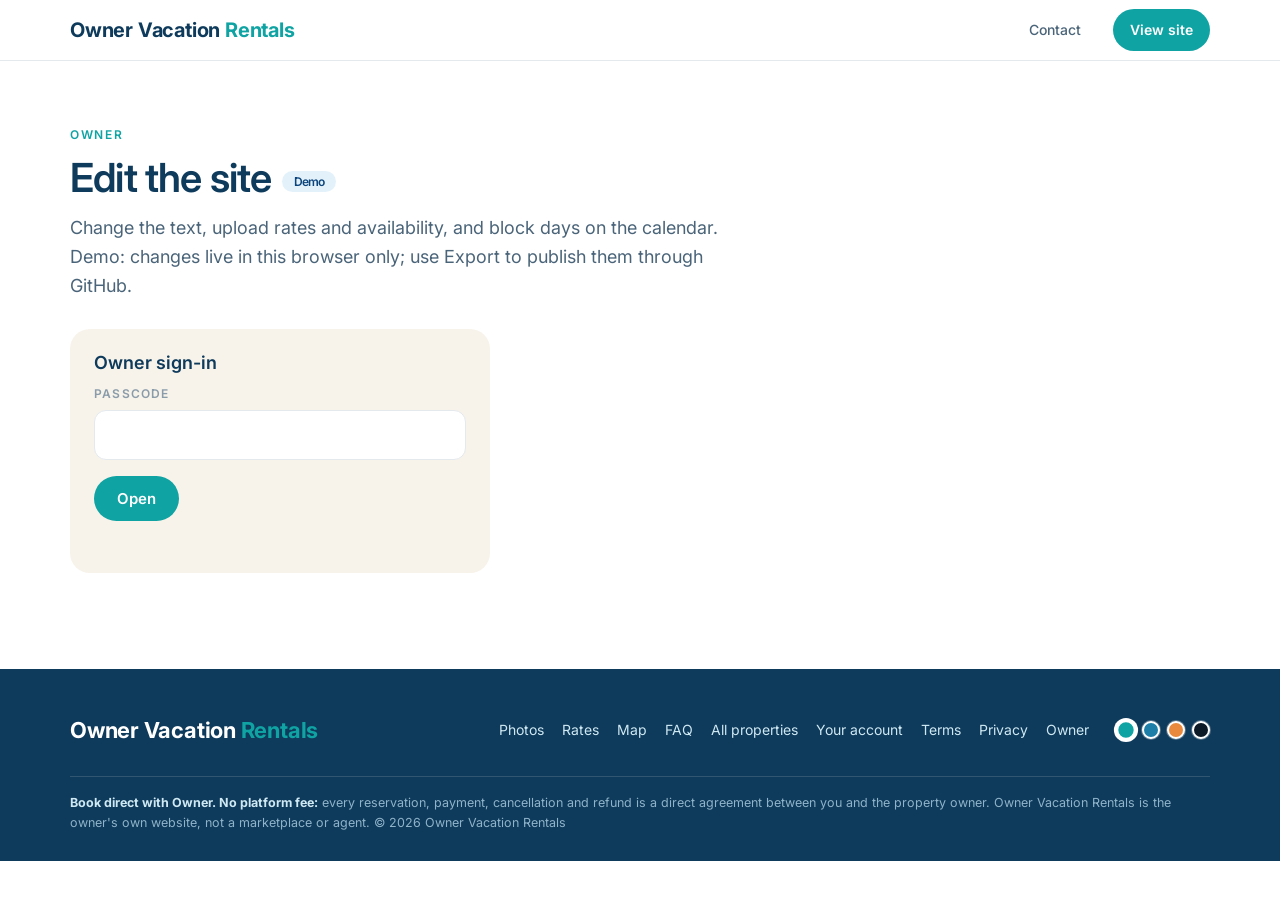
<file: admin/index.html>
<!doctype html>
<html lang="en">
<head>
<meta charset="utf-8">
<meta name="viewport" content="width=device-width, initial-scale=1">
<meta name="robots" content="noindex, nofollow">
<title>Owner tools · Owner Vacation Rentals</title>
<link href="https://fonts.googleapis.com/css2?family=Inter:wght@400;500;600;700&display=swap" rel="stylesheet">
<link rel="stylesheet" href="../css/site_style.css?v=60">
<style>
  .admin_grid{display:grid;grid-template-columns:1fr 1fr;gap:20px}
  .admin_card{background:var(--sand);border-radius:var(--radius);padding:24px}
  .admin_card h3{margin-bottom:6px}
  .admin_card label{display:block;font-size:12px;font-weight:600;letter-spacing:.1em;text-transform:uppercase;color:var(--ink_3);margin:12px 0 6px}
  .admin_card input,.admin_card textarea{width:100%;font:inherit;font-size:15px;padding:12px 14px;border-radius:var(--radius_sm);border:1px solid var(--line);background:var(--page);color:var(--ink)}
  .admin_card textarea{min-height:180px;resize:vertical;line-height:1.5}
  .admin_card input:focus,.admin_card textarea:focus{outline:2px solid var(--accent);outline-offset:1px;border-color:transparent}
  .admin_card input[type=file]{padding:8px;background:transparent;border:0}
  .admin_msg{font-size:13px;line-height:1.5;margin-top:10px;white-space:pre-line;min-height:18px}
  .admin_msg.err{color:#B3261E}.admin_msg.ok{color:#137333}
  .admin_actions{display:flex;gap:10px;flex-wrap:wrap;margin-top:22px;align-items:center}
  .admin_hint{font-size:13px;color:var(--ink_3)}
  .admin_hint code{font-family:ui-monospace,Menlo,Consolas,monospace;font-size:12px;background:rgba(0,0,0,.06);padding:1px 6px;border-radius:4px}
  .admin_cal .quote_calendar{grid-template-columns:1fr 1fr}
  .admin_cal .cal_day.booked{cursor:pointer}
  .demo_badge{display:inline-block;background:var(--tile_b);color:var(--tile_b_ink);border-radius:var(--pill);padding:4px 12px;font-size:12px;font-weight:600;margin-left:10px;vertical-align:middle}
  @media (max-width:1040px){.admin_grid{grid-template-columns:1fr}}
  @media (max-width:720px){.admin_cal .quote_calendar{grid-template-columns:1fr}}
</style>
</head>
<body>
<header class="site_header">
  <div class="wrap">
    <a class="site_logo" href="../index.html" data-block="site_logo"></a>
    <nav class="site_nav" id="site_nav" data-block="site_nav" data-prefix="../index.html"></nav>
    <a class="btn btn_primary" href="../index.html">View site</a>
  </div>
</header>

<section id="admin">
  <div class="wrap">
    <div class="kicker" data-t="site.admin.kicker"></div>
    <h2><span data-t="site.admin.title"></span><span class="demo_badge">Demo</span></h2>
    <p class="lead" style="margin:14px 0 28px" data-t="site.admin.lead"></p>

    <form class="admin_card" id="gate" style="max-width:420px" novalidate>
      <h3 data-t="site.admin.gate_title"></h3>
      <label for="gate_code" data-t="site.admin.gate_label"></label><input id="gate_code" type="password" autocomplete="off">
      <button class="btn btn_primary" type="submit" style="margin-top:16px" data-t="site.admin.gate_btn"></button>
      <div class="admin_msg" id="gate_msg"></div>
    </form>

    <div id="tools" hidden>
      <div class="admin_grid">
        <div class="admin_card">
          <h3 data-t="site.admin.text_title"></h3>
          <label for="text_headline" data-t="site.admin.headline"></label><input id="text_headline">
          <label for="text_subhead" data-t="site.admin.subhead"></label><input id="text_subhead">
          <label for="text_description" data-t="site.admin.description"></label><textarea id="text_description"></textarea>
        </div>
        <div>
          <div class="admin_card" style="margin-bottom:20px">
            <h3 data-t="site.admin.rates_title"></h3>
            <div class="admin_hint">Columns: <code>property_id,start,end,season,label,nightly,min_nights</code>, start and end inclusive. <a href="../data/rates.csv" download>Download current</a></div>
            <input type="file" id="rates_file" accept=".csv,text/csv">
            <div class="admin_msg" id="rates_msg"></div>
          </div>
          <div class="admin_card">
            <h3 data-t="site.admin.availability_title"></h3>
            <div class="admin_hint">Columns: <code>property_id,checkin,checkout,status,note</code>, check-out is the departure day. <a href="../data/availability.csv" download>Download current</a></div>
            <input type="file" id="availability_file" accept=".csv,text/csv">
            <div class="admin_msg" id="availability_msg"></div>
          </div>
        </div>
      </div>

      <div class="admin_card admin_cal" style="margin-top:20px">
        <h3 data-t="site.admin.calendar_title"></h3>
        <p class="admin_hint" data-t="site.admin.calendar_hint"></p>
        <div class="quote_calendar" id="admin_calendar"></div>
      </div>

      <div class="admin_actions">
        <button class="btn btn_primary" id="save_btn" data-t="site.admin.save_btn"></button>
        <button class="btn btn_ghost" id="export_btn" data-t="site.admin.export_btn"></button>
        <button class="btn btn_ghost" id="reset_btn" data-t="site.admin.reset_btn"></button>
        <button class="btn btn_ghost" id="signout_btn" data-t="site.admin.signout_btn"></button>
        <span class="admin_msg" id="save_msg"></span>
      </div>
      <p class="admin_hint" style="margin-top:16px">To publish: Export, then commit <code>data/properties.js</code>, <code>data/rates.csv</code> and <code>data/availability.csv</code> to GitHub. Hosting redeploys on push.</p>
    </div>
  </div>
</section>

<footer class="site_footer" id="site_footer">
  <div class="wrap">
    <div class="footer_row">
      <a class="site_logo" href="../index.html" data-block="site_logo"></a>
      <nav class="footer_links" data-block="footer_links" data-prefix="../index.html"></nav>
      <label class="site_theme" data-block="site_theme"></label>
    </div>
    <div class="footer_legal"><b data-t="site.footer.legal_lead"></b> <span data-t="site.footer.legal"></span> © <span id="footer_year"></span> <span data-t="site.footer.copyright"></span></div>
  </div>
</footer>
<script src="../data/site_text.js?v=60"></script>
<script src="../data/properties.js?v=60"></script>
<script src="../js/csv.js?v=60"></script>
<script src="../js/site_store.js?v=60"></script>
<script src="../js/site_app.js?v=60"></script>
<script>
(function () {
  var S = window.SDO_STORE, C = window.SDO_CSV, T = window.SDO_SITE.admin;
  var pid = new URLSearchParams(location.search).get("p");
  var P = window.SDO_PROPERTIES.filter(function (p) { return p.id === pid; })[0] || window.SDO_PROPERTIES.filter(function (p) { return p.featured; })[0] || window.SDO_PROPERTIES[0];
  var $ = function (s) { return document.querySelector(s); }, $$ = function (s, r) { return Array.prototype.slice.call((r || document).querySelectorAll(s)); };
  var esc = function (s) { return String(s == null ? "" : s).replace(/&/g, "&amp;").replace(/</g, "&lt;").replace(/"/g, "&quot;"); };
  function msg(id, cls, text) { var m = $(id); m.className = m.className.replace(/ (ok|err)/g, "") + " " + cls; m.textContent = text; }

  /* state being edited */
  var ratesCsv = null, availRows = [], availHeader = ["property_id", "checkin", "checkout", "status", "note"];
  var calMonth = new Date(); calMonth.setDate(1);

  function gate() {
    var open = S.isAdmin();
    $("#gate").hidden = open; $("#tools").hidden = !open;
    if (open) load();
  }
  $("#gate").addEventListener("submit", function (e) {
    e.preventDefault();
    if (S.adminSignIn($("#gate_code").value)) { $("#gate_code").value = ""; gate(); }
    else msg("#gate_msg", "err", T.gate_error);
  });
  $("#signout_btn").addEventListener("click", function () { S.adminSignOut(); gate(); });

  async function fetchText(url) { try { var r = await fetch(url, { cache: "no-store" }); return r.ok ? await r.text() : null; } catch (e) { return null; } }
  async function load() {
    var t = S.getText(P.id) || {};
    $("#text_headline").value = t.headline || P.headline;
    $("#text_subhead").value = t.subhead || P.subhead;
    $("#text_description").value = (t.description || P.description).join("\n\n");
    ratesCsv = S.getRatesCsv() || await fetchText("../data/rates.csv");
    var a = S.getAvailabilityCsv() || await fetchText("../data/availability.csv");
    availRows = a ? C.validateAvailability(C.parse(a)).rows : [];
    renderCal();
  }

  /* CSV uploads */
  function wire(inputId, msgId, validate, onOk) {
    $(inputId).addEventListener("change", function () {
      var f = this.files[0]; if (!f) return;
      var rd = new FileReader();
      rd.onload = function () {
        var v = validate(C.parse(rd.result));
        if (v.errors.length) { msg(msgId, "err", v.errors.length + " problem" + (v.errors.length > 1 ? "s" : "") + ":\n" + v.errors.slice(0, 15).join("\n")); return; }
        msg(msgId, "ok", v.rows.length + " rows, no problems."); onOk(rd.result, v.rows);
      };
      rd.readAsText(f);
    });
  }
  wire("#rates_file", "#rates_msg", C.validateRates, function (text) { ratesCsv = text; });
  wire("#availability_file", "#availability_msg", C.validateAvailability, function (text, rows) { availRows = rows; renderCal(); });

  /* calendar: click a day to block / unblock one night */
  function blockedSet() { var s = new Set(); availRows.filter(function (r) { return r.property_id === P.id; }).forEach(function (r) { C.nightsBetween(r.checkin, r.checkout).forEach(function (n) { s.add(n); }); }); return s; }
  function monthHtml(y, m, which) {
    var first = new Date(y, m, 1), days = new Date(y, m + 1, 0).getDate(), today = C.iso(new Date()), blocked = blockedSet();
    var h = '<div class="cal_month"><div class="cal_head"><button type="button" class="cal_nav" data-d="-1"' + (which ? " disabled" : "") + '>‹</button><b>' + first.toLocaleDateString("en-US", { month: "long", year: "numeric" }) + '</b><button type="button" class="cal_nav" data-d="1"' + (which ? "" : " disabled") + '>›</button></div><div class="cal_grid">';
    h += "SMTWTFS".split("").map(function (d) { return '<span class="dow">' + d + "</span>"; }).join("");
    for (var i = 0; i < first.getDay(); i++) h += "<span></span>";
    for (var d = 1; d <= days; d++) {
      var s = C.iso(new Date(y, m, d)), cls = "cal_day" + (s < today ? " past" : blocked.has(s) ? " booked" : "");
      h += '<button type="button" class="' + cls + '" data-day="' + s + '"' + (s < today ? " disabled" : "") + "><span>" + d + "</span></button>";
    }
    return h + "</div></div>";
  }
  function renderCal() {
    var y = calMonth.getFullYear(), m = calMonth.getMonth(), cal = $("#admin_calendar");
    cal.innerHTML = monthHtml(y, m, 0) + monthHtml(y + (m === 11 ? 1 : 0), (m + 1) % 12, 1);
    $$(".cal_nav", cal).forEach(function (b) { b.addEventListener("click", function () { calMonth.setMonth(calMonth.getMonth() + +b.getAttribute("data-d")); renderCal(); }); });
    $$(".cal_day:not([disabled])", cal).forEach(function (b) { b.addEventListener("click", function () { toggle(b.getAttribute("data-day")); }); });
  }
  function toggle(day) {
    /* rebuild rows as single-night entries for this property, then merge consecutive nights */
    var nights = blockedSet();
    if (nights.has(day)) nights.delete(day); else nights.add(day);
    var sorted = Array.from(nights).sort(), rows = [], cur = null;
    sorted.forEach(function (n) {
      var next = C.iso(C.addDays(new Date(n + "T12:00"), 1));
      if (cur && cur.checkout === n) cur.checkout = next;
      else { cur = { property_id: P.id, checkin: n, checkout: next, status: "blocked", note: "" }; rows.push(cur); }
    });
    availRows = availRows.filter(function (r) { return r.property_id !== P.id; }).concat(rows);
    renderCal();
  }

  /* save / export / reset */
  function availCsv() { return C.toCsv(availHeader, availRows); }
  function textObj() {
    return { headline: $("#text_headline").value.trim(), subhead: $("#text_subhead").value.trim(),
             description: $("#text_description").value.split(/\n\s*\n/).map(function (p) { return p.trim(); }).filter(Boolean) };
  }
  $("#save_btn").addEventListener("click", function () {
    S.setText(P.id, textObj());
    if (ratesCsv) S.setRatesCsv(ratesCsv);
    S.setAvailabilityCsv(availCsv());
    msg("#save_msg", "ok", T.saved);
  });
  function download(name, text, type) { var a = document.createElement("a"); a.href = URL.createObjectURL(new Blob([text], { type: type || "text/plain" })); a.download = name; a.click(); }
  $("#export_btn").addEventListener("click", function () {
    var t = textObj(), src = JSON.stringify(window.SDO_PROPERTIES, null, 2);
    var props = window.SDO_PROPERTIES.map(function (p) { return p.id === P.id ? Object.assign({}, p, t) : p; });
    var js = "/* Owner Vacation Rentals — PROPERTY DATA (exported from admin.html " + new Date().toISOString().slice(0, 10) + ") */\nwindow.SDO_PROPERTIES = " + JSON.stringify(props, null, 2) + ";\n";
    download("properties.js", js, "text/javascript");
    if (ratesCsv) download("rates.csv", ratesCsv, "text/csv");
    download("availability.csv", availCsv(), "text/csv");
    msg("#save_msg", "ok", "Exported. Commit the files under data/ to publish.");
  });
  $("#reset_btn").addEventListener("click", function () {
    if (!confirm("Discard the changes saved in this browser?")) return;
    S.clearText(P.id); S.clearCsv(); load(); msg("#save_msg", "ok", T.reset_done);
  });
  gate();
})();
</script>
</body>
</html>
</file>
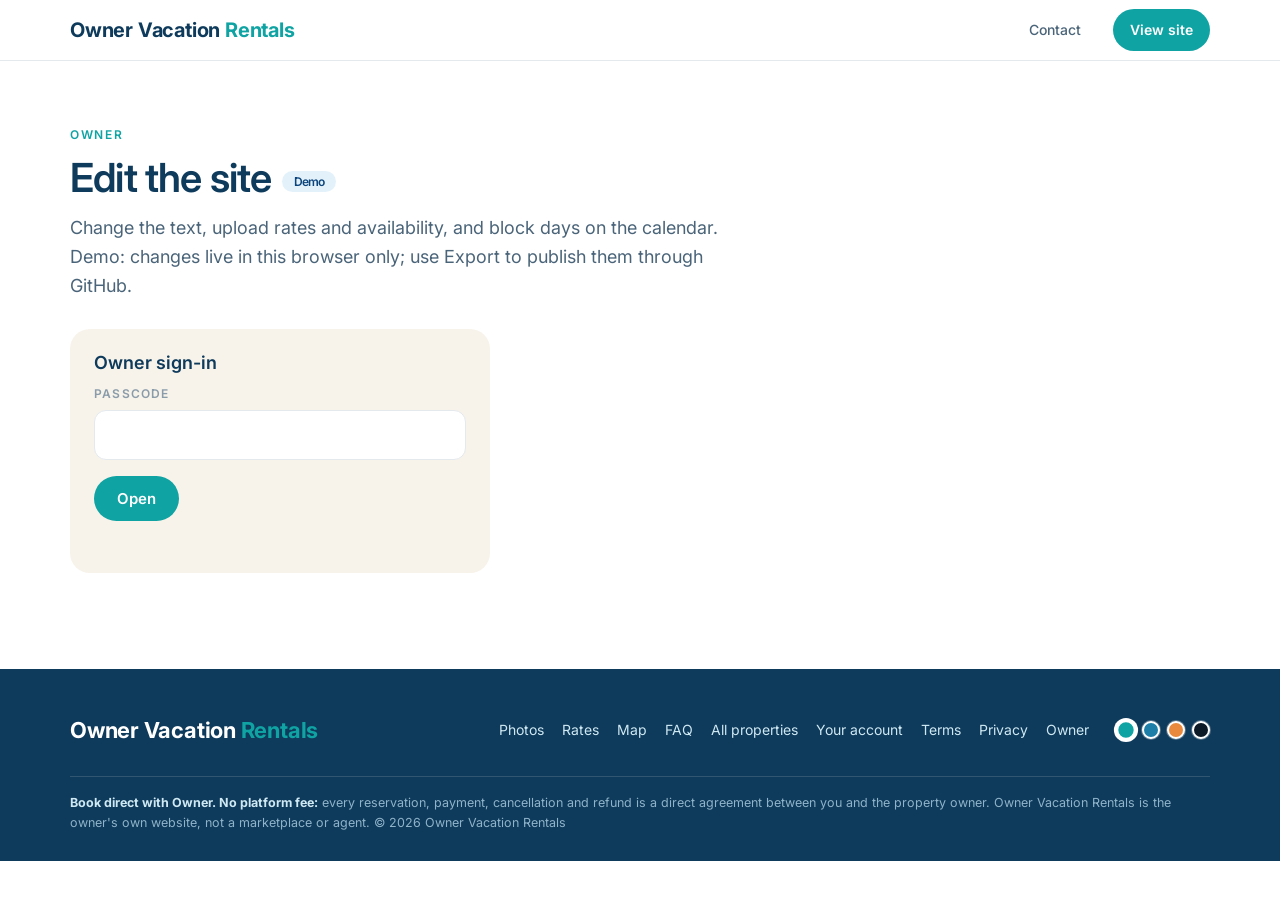
<file: admin.html>
<!doctype html>
<html lang="en">
<head>
<meta charset="utf-8">
<meta name="viewport" content="width=device-width, initial-scale=1">
<meta name="robots" content="noindex, nofollow">
<title>Owner tools · SunDestin Online</title>
<link href="https://fonts.googleapis.com/css2?family=Inter:wght@400;500;600;700&display=swap" rel="stylesheet">
<link rel="stylesheet" href="css/site_style.css?v=6">
<style>
  .admin_grid{display:grid;grid-template-columns:1fr 1fr;gap:20px}
  .admin_card{background:var(--sand);border-radius:var(--radius);padding:24px}
  .admin_card h3{margin-bottom:6px}
  .admin_card label{display:block;font-size:12px;font-weight:600;letter-spacing:.1em;text-transform:uppercase;color:var(--ink_3);margin:12px 0 6px}
  .admin_card input,.admin_card textarea{width:100%;font:inherit;font-size:15px;padding:12px 14px;border-radius:var(--radius_sm);border:1px solid var(--line);background:var(--page);color:var(--ink)}
  .admin_card textarea{min-height:180px;resize:vertical;line-height:1.5}
  .admin_card input:focus,.admin_card textarea:focus{outline:2px solid var(--accent);outline-offset:1px;border-color:transparent}
  .admin_card input[type=file]{padding:8px;background:transparent;border:0}
  .admin_msg{font-size:13px;line-height:1.5;margin-top:10px;white-space:pre-line;min-height:18px}
  .admin_msg.err{color:#B3261E}.admin_msg.ok{color:#137333}
  .admin_actions{display:flex;gap:10px;flex-wrap:wrap;margin-top:22px;align-items:center}
  .admin_hint{font-size:13px;color:var(--ink_3)}
  .admin_hint code{font-family:ui-monospace,Menlo,Consolas,monospace;font-size:12px;background:rgba(0,0,0,.06);padding:1px 6px;border-radius:4px}
  .admin_cal .quote_calendar{grid-template-columns:1fr 1fr}
  .admin_cal .cal_day.booked{cursor:pointer}
  .demo_badge{display:inline-block;background:var(--tile_b);color:var(--tile_b_ink);border-radius:var(--pill);padding:4px 12px;font-size:12px;font-weight:600;margin-left:10px;vertical-align:middle}
  @media (max-width:1040px){.admin_grid{grid-template-columns:1fr}}
  @media (max-width:720px){.admin_cal .quote_calendar{grid-template-columns:1fr}}
</style>
</head>
<body>
<header class="site_header">
  <div class="wrap">
    <a class="site_logo" href="index.html" data-block="site_logo"></a>
    <nav class="site_nav" id="site_nav" data-block="site_nav" data-prefix="index.html"></nav>
    <a class="btn btn_primary" href="index.html" >View site</a>
  </div>
</header>

<section id="admin">
  <div class="wrap">
    <div class="kicker" data-t="site.admin.kicker"></div>
    <h2><span data-t="site.admin.title"></span><span class="demo_badge">Demo</span></h2>
    <p class="lead" style="margin:14px 0 28px" data-t="site.admin.lead"></p>

    <form class="admin_card" id="gate" style="max-width:420px" novalidate>
      <h3 data-t="site.admin.gate_title"></h3>
      <label for="gate_code" data-t="site.admin.gate_label"></label><input id="gate_code" type="password" autocomplete="off">
      <button class="btn btn_primary" type="submit" style="margin-top:16px" data-t="site.admin.gate_btn"></button>
      <div class="admin_msg" id="gate_msg"></div>
    </form>

    <div id="tools" hidden>
      <div class="admin_grid">
        <div class="admin_card">
          <h3 data-t="site.admin.text_title"></h3>
          <label for="text_headline" data-t="site.admin.headline"></label><input id="text_headline">
          <label for="text_subhead" data-t="site.admin.subhead"></label><input id="text_subhead">
          <label for="text_description" data-t="site.admin.description"></label><textarea id="text_description"></textarea>
        </div>
        <div>
          <div class="admin_card" style="margin-bottom:20px">
            <h3 data-t="site.admin.rates_title"></h3>
            <div class="admin_hint">Columns: <code>property_id,start,end,season,label,nightly,min_nights</code>, start and end inclusive. <a href="data/rates.csv" download>Download current</a></div>
            <input type="file" id="rates_file" accept=".csv,text/csv">
            <div class="admin_msg" id="rates_msg"></div>
          </div>
          <div class="admin_card">
            <h3 data-t="site.admin.availability_title"></h3>
            <div class="admin_hint">Columns: <code>property_id,checkin,checkout,status,note</code>, check-out is the departure day. <a href="data/availability.csv" download>Download current</a></div>
            <input type="file" id="availability_file" accept=".csv,text/csv">
            <div class="admin_msg" id="availability_msg"></div>
          </div>
        </div>
      </div>

      <div class="admin_card admin_cal" style="margin-top:20px">
        <h3 data-t="site.admin.calendar_title"></h3>
        <p class="admin_hint" data-t="site.admin.calendar_hint"></p>
        <div class="quote_calendar" id="admin_calendar"></div>
      </div>

      <div class="admin_actions">
        <button class="btn btn_primary" id="save_btn" data-t="site.admin.save_btn"></button>
        <button class="btn btn_ghost" id="export_btn" data-t="site.admin.export_btn"></button>
        <button class="btn btn_ghost" id="reset_btn" data-t="site.admin.reset_btn"></button>
        <button class="btn btn_ghost" id="signout_btn" data-t="site.admin.signout_btn"></button>
        <span class="admin_msg" id="save_msg"></span>
      </div>
      <p class="admin_hint" style="margin-top:16px">To publish: Export, then commit <code>data/properties.js</code>, <code>data/rates.csv</code> and <code>data/availability.csv</code> to GitHub. Hosting redeploys on push.</p>
    </div>
  </div>
</section>

<footer class="site_footer" id="site_footer">
  <div class="wrap">
    <div class="footer_row">
      <a class="site_logo" href="index.html" data-block="site_logo"></a>
      <nav class="footer_links" data-block="footer_links" data-prefix="index.html"></nav>
      <label class="site_theme" data-block="site_theme"></label>
    </div>
    <div class="footer_legal"><b data-t="site.footer.legal_lead"></b> <span data-t="site.footer.legal"></span> © <span id="footer_year"></span> <span data-t="site.footer.copyright"></span></div>
  </div>
</footer>
<script src="data/site_text.js?v=6"></script>
<script src="data/properties.js?v=6"></script>
<script src="js/csv.js?v=6"></script>
<script src="js/site_store.js?v=6"></script>
<script src="js/site_app.js?v=6"></script>
<script>
(function () {
  var S = window.SDO_STORE, C = window.SDO_CSV, T = window.SDO_SITE.admin;
  var P = window.SDO_PROPERTIES.filter(function (p) { return p.featured; })[0] || window.SDO_PROPERTIES[0];
  var $ = function (s) { return document.querySelector(s); }, $$ = function (s, r) { return Array.prototype.slice.call((r || document).querySelectorAll(s)); };
  var esc = function (s) { return String(s == null ? "" : s).replace(/&/g, "&amp;").replace(/</g, "&lt;").replace(/"/g, "&quot;"); };
  function msg(id, cls, text) { var m = $(id); m.className = m.className.replace(/ (ok|err)/g, "") + " " + cls; m.textContent = text; }

  /* state being edited */
  var ratesCsv = null, availRows = [], availHeader = ["property_id", "checkin", "checkout", "status", "note"];
  var calMonth = new Date(); calMonth.setDate(1);

  function gate() {
    var open = S.isAdmin();
    $("#gate").hidden = open; $("#tools").hidden = !open;
    if (open) load();
  }
  $("#gate").addEventListener("submit", function (e) {
    e.preventDefault();
    if (S.adminSignIn($("#gate_code").value)) { $("#gate_code").value = ""; gate(); }
    else msg("#gate_msg", "err", T.gate_error);
  });
  $("#signout_btn").addEventListener("click", function () { S.adminSignOut(); gate(); });

  async function fetchText(url) { try { var r = await fetch(url, { cache: "no-store" }); return r.ok ? await r.text() : null; } catch (e) { return null; } }
  async function load() {
    var t = S.getText(P.id) || {};
    $("#text_headline").value = t.headline || P.headline;
    $("#text_subhead").value = t.subhead || P.subhead;
    $("#text_description").value = (t.description || P.description).join("\n\n");
    ratesCsv = S.getRatesCsv() || await fetchText("data/rates.csv");
    var a = S.getAvailabilityCsv() || await fetchText("data/availability.csv");
    availRows = a ? C.validateAvailability(C.parse(a)).rows : [];
    renderCal();
  }

  /* CSV uploads */
  function wire(inputId, msgId, validate, onOk) {
    $(inputId).addEventListener("change", function () {
      var f = this.files[0]; if (!f) return;
      var rd = new FileReader();
      rd.onload = function () {
        var v = validate(C.parse(rd.result));
        if (v.errors.length) { msg(msgId, "err", v.errors.length + " problem" + (v.errors.length > 1 ? "s" : "") + ":\n" + v.errors.slice(0, 15).join("\n")); return; }
        msg(msgId, "ok", v.rows.length + " rows, no problems."); onOk(rd.result, v.rows);
      };
      rd.readAsText(f);
    });
  }
  wire("#rates_file", "#rates_msg", C.validateRates, function (text) { ratesCsv = text; });
  wire("#availability_file", "#availability_msg", C.validateAvailability, function (text, rows) { availRows = rows; renderCal(); });

  /* calendar: click a day to block / unblock one night */
  function blockedSet() { var s = new Set(); availRows.filter(function (r) { return r.property_id === P.id; }).forEach(function (r) { C.nightsBetween(r.checkin, r.checkout).forEach(function (n) { s.add(n); }); }); return s; }
  function monthHtml(y, m, which) {
    var first = new Date(y, m, 1), days = new Date(y, m + 1, 0).getDate(), today = C.iso(new Date()), blocked = blockedSet();
    var h = '<div class="cal_month"><div class="cal_head"><button type="button" class="cal_nav" data-d="-1"' + (which ? " disabled" : "") + '>‹</button><b>' + first.toLocaleDateString("en-US", { month: "long", year: "numeric" }) + '</b><button type="button" class="cal_nav" data-d="1"' + (which ? "" : " disabled") + '>›</button></div><div class="cal_grid">';
    h += "SMTWTFS".split("").map(function (d) { return '<span class="dow">' + d + "</span>"; }).join("");
    for (var i = 0; i < first.getDay(); i++) h += "<span></span>";
    for (var d = 1; d <= days; d++) {
      var s = C.iso(new Date(y, m, d)), cls = "cal_day" + (s < today ? " past" : blocked.has(s) ? " booked" : "");
      h += '<button type="button" class="' + cls + '" data-day="' + s + '"' + (s < today ? " disabled" : "") + "><span>" + d + "</span></button>";
    }
    return h + "</div></div>";
  }
  function renderCal() {
    var y = calMonth.getFullYear(), m = calMonth.getMonth(), cal = $("#admin_calendar");
    cal.innerHTML = monthHtml(y, m, 0) + monthHtml(y + (m === 11 ? 1 : 0), (m + 1) % 12, 1);
    $$(".cal_nav", cal).forEach(function (b) { b.addEventListener("click", function () { calMonth.setMonth(calMonth.getMonth() + +b.getAttribute("data-d")); renderCal(); }); });
    $$(".cal_day:not([disabled])", cal).forEach(function (b) { b.addEventListener("click", function () { toggle(b.getAttribute("data-day")); }); });
  }
  function toggle(day) {
    /* rebuild rows as single-night entries for this property, then merge consecutive nights */
    var nights = blockedSet();
    if (nights.has(day)) nights.delete(day); else nights.add(day);
    var sorted = Array.from(nights).sort(), rows = [], cur = null;
    sorted.forEach(function (n) {
      var next = C.iso(C.addDays(new Date(n + "T12:00"), 1));
      if (cur && cur.checkout === n) cur.checkout = next;
      else { cur = { property_id: P.id, checkin: n, checkout: next, status: "blocked", note: "" }; rows.push(cur); }
    });
    availRows = availRows.filter(function (r) { return r.property_id !== P.id; }).concat(rows);
    renderCal();
  }

  /* save / export / reset */
  function availCsv() { return C.toCsv(availHeader, availRows); }
  function textObj() {
    return { headline: $("#text_headline").value.trim(), subhead: $("#text_subhead").value.trim(),
             description: $("#text_description").value.split(/\n\s*\n/).map(function (p) { return p.trim(); }).filter(Boolean) };
  }
  $("#save_btn").addEventListener("click", function () {
    S.setText(P.id, textObj());
    if (ratesCsv) S.setRatesCsv(ratesCsv);
    S.setAvailabilityCsv(availCsv());
    msg("#save_msg", "ok", T.saved);
  });
  function download(name, text, type) { var a = document.createElement("a"); a.href = URL.createObjectURL(new Blob([text], { type: type || "text/plain" })); a.download = name; a.click(); }
  $("#export_btn").addEventListener("click", function () {
    var t = textObj(), src = JSON.stringify(window.SDO_PROPERTIES, null, 2);
    var props = window.SDO_PROPERTIES.map(function (p) { return p.id === P.id ? Object.assign({}, p, t) : p; });
    var js = "/* SunDestin Online — PROPERTY DATA (exported from admin.html " + new Date().toISOString().slice(0, 10) + ") */\nwindow.SDO_PROPERTIES = " + JSON.stringify(props, null, 2) + ";\n";
    download("properties.js", js, "text/javascript");
    if (ratesCsv) download("rates.csv", ratesCsv, "text/csv");
    download("availability.csv", availCsv(), "text/csv");
    msg("#save_msg", "ok", "Exported. Commit the files under data/ to publish.");
  });
  $("#reset_btn").addEventListener("click", function () {
    if (!confirm("Discard the changes saved in this browser?")) return;
    S.clearText(P.id); S.clearCsv(); load(); msg("#save_msg", "ok", T.reset_done);
  });
  gate();
})();
</script>
</body>
</html>
</file>
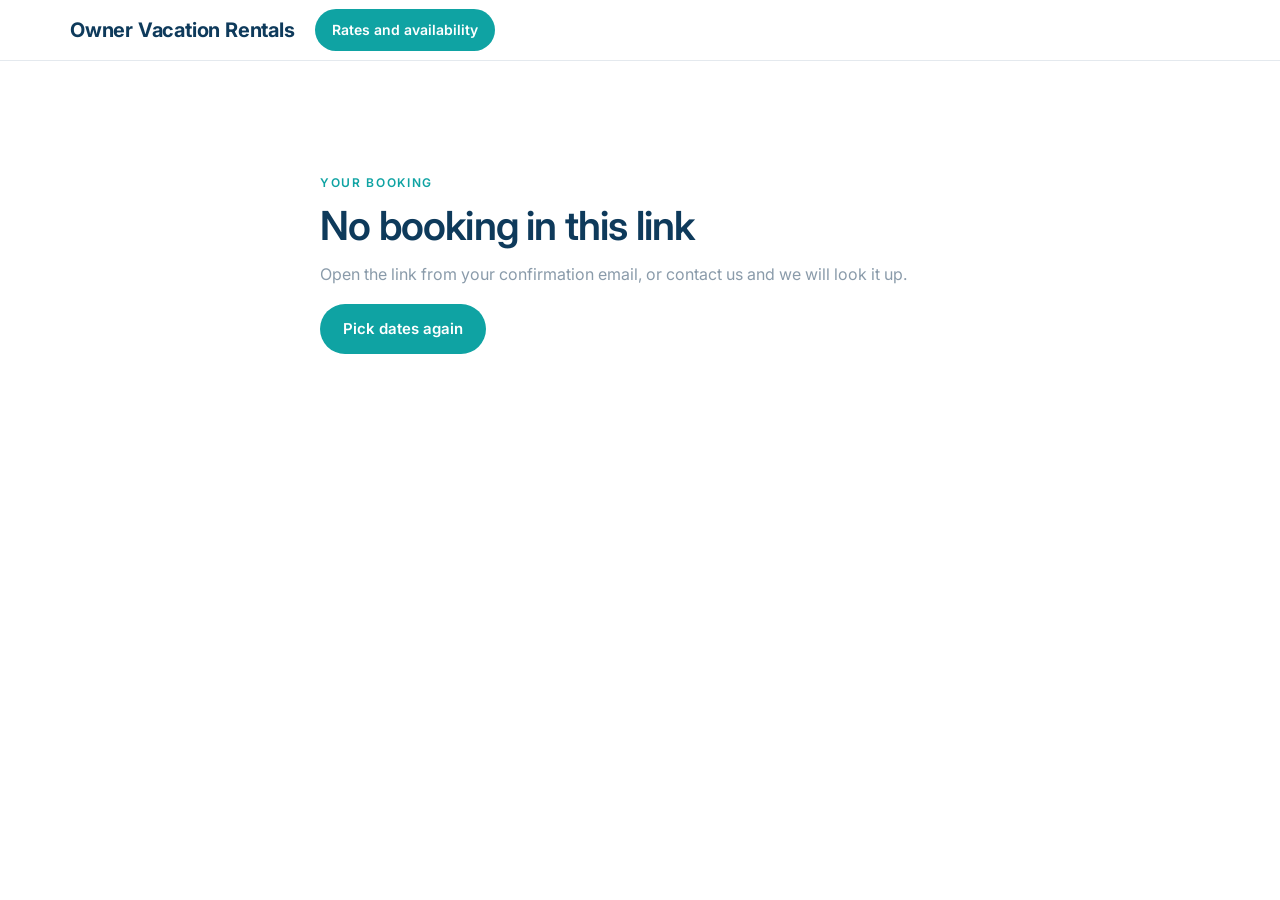
<file: booking.html>
<!doctype html>
<html lang="en">
<head>
<meta charset="utf-8">
<meta name="viewport" content="width=device-width, initial-scale=1">
<meta name="robots" content="noindex, nofollow">
<title>Your booking · Owner Vacation Rentals</title>
<link href="https://fonts.googleapis.com/css2?family=Inter:wght@400;500;600;700&display=swap" rel="stylesheet">
<link rel="stylesheet" href="css/site_style.css?v=60">
<style>.booking_page{max-width:640px;padding:48px 0}.booking_page h2{margin:6px 0 14px}.booking_facts{list-style:none;padding:0;margin:18px 0;display:grid;gap:8px}.booking_facts li{display:flex;justify-content:space-between;gap:16px;border-bottom:1px solid rgba(0,0,0,.08);padding:8px 0}.booking_facts b{font-weight:600}.booking_page .muted{color:var(--ink_3)}</style>
</head>
<body>
<header class="site_header">
  <div class="wrap">
    <a class="site_logo" href="index.html">Owner Vacation Rentals</a>
    <a class="btn btn_primary" href="index.html#rates">Rates and availability</a>
  </div>
</header>

<section id="booking">
  <div class="wrap booking_page">
    <div class="kicker">Your booking</div>
    <div id="booking_status" aria-live="polite">
      <h2>Confirming…</h2>
      <p class="muted">Your payment went through Stripe. We are confirming your booking, which usually takes a few seconds. Please keep this page open.</p>
    </div>
  </div>
</section>

<script src="js/booking.js?v=60"></script>
</body>
</html>
</file>
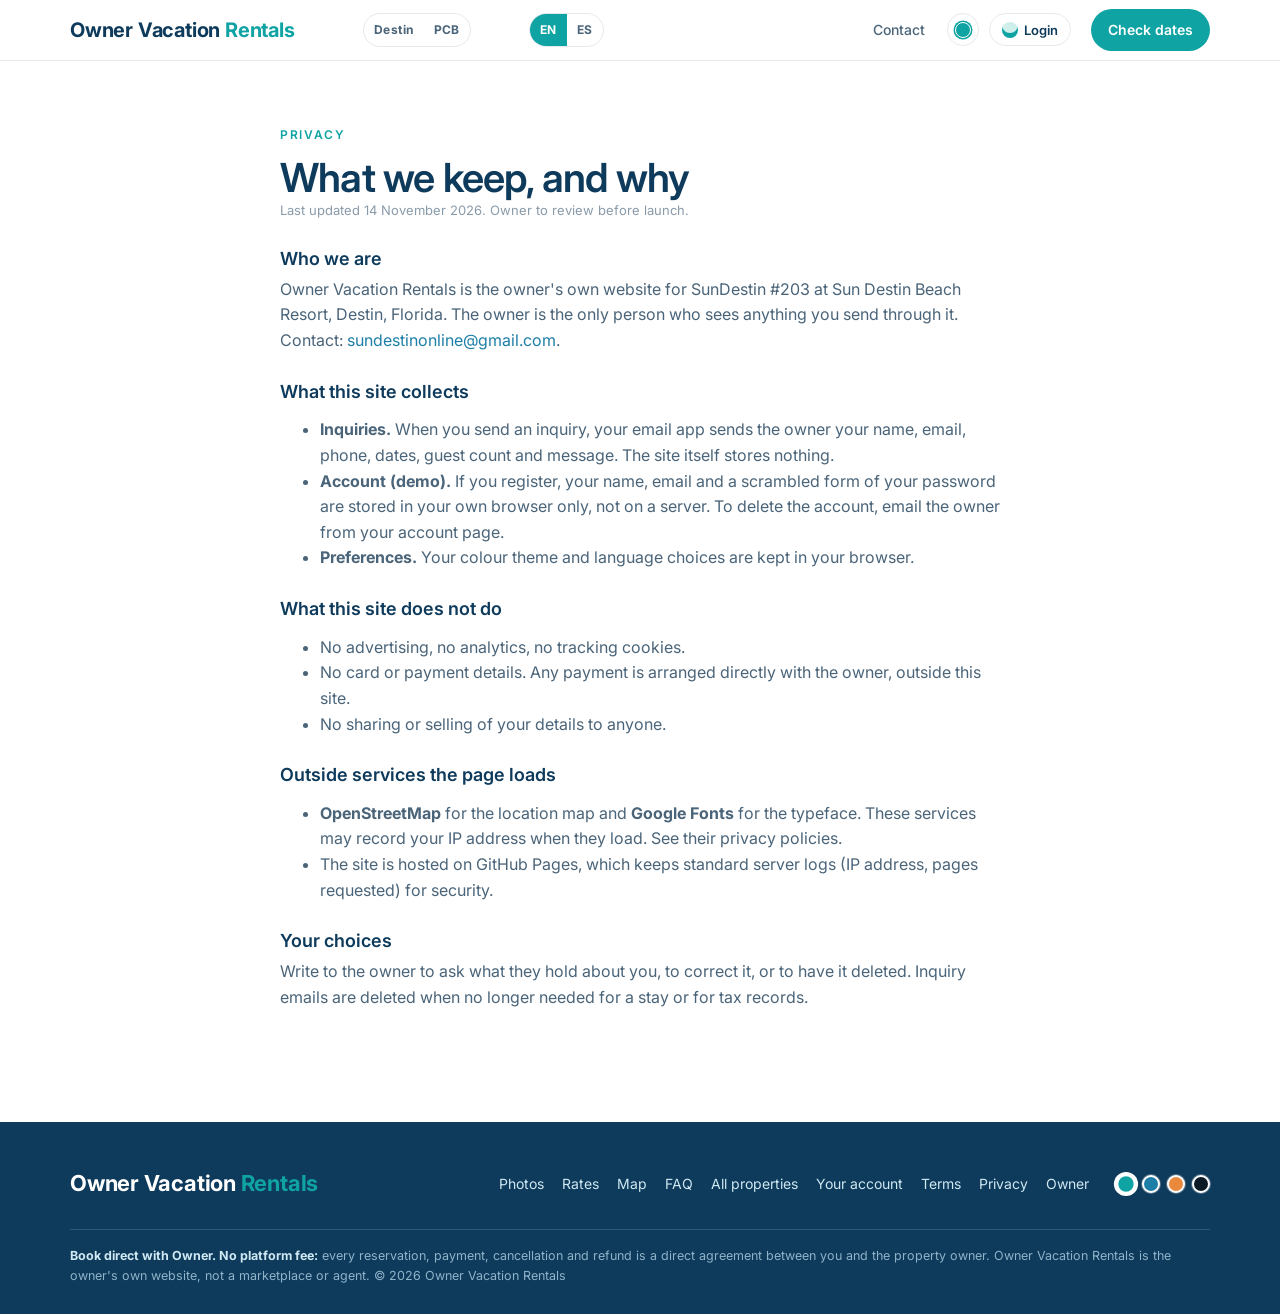
<file: privacy.html>
<!doctype html>
<html lang="en">
<head>
<meta charset="utf-8">
<meta name="viewport" content="width=device-width, initial-scale=1">
<title>Privacy · Owner Vacation Rentals</title>
<link rel="canonical" href="https://ownervacation.rentals/privacy.html">
<link href="https://fonts.googleapis.com/css2?family=Inter:wght@400;500;600;700&display=swap" rel="stylesheet">
<link rel="stylesheet" href="css/site_style.css?v=60">
<style>.legal_page{max-width:760px}.legal_page h3{margin:28px 0 8px}.legal_page p,.legal_page li{color:var(--ink_2)}.legal_page .updated{font-size:13px;color:var(--ink_3)}</style>
</head>
<body>
<header class="site_header">
  <div class="wrap">
    <a class="site_logo" href="index.html" data-block="site_logo"></a>
        <div class="site_switches">
      <div class="site_lang" data-block="site_prop" data-prefix="index.html"></div>
      <div class="site_lang" data-block="site_lang"></div>
  <nav class="site_nav" id="site_nav" data-block="site_nav" data-prefix="index.html"></nav>
      <label class="site_theme site_theme_head" data-block="site_theme"></label>
      <a class="site_account" data-block="site_account" href="register.html"></a>
    </div>
    <a class="btn btn_primary" href="index.html#rates" data-t="site.nav_cta"></a>
  </div>
</header>

<section id="privacy">
  <div class="wrap legal_page">
    <div class="only_en">
    <div class="kicker">Privacy</div>
    <h2>What we keep, and why</h2>
    <p class="updated">Last updated 14 November 2026. Owner to review before launch.</p>

    <h3>Who we are</h3>
    <p>Owner Vacation Rentals is the owner's own website for SunDestin #203 at Sun Destin Beach Resort, Destin, Florida. The owner is the only person who sees anything you send through it. Contact: <a data-contact="email" href="#"></a>.</p>

    <h3>What this site collects</h3>
    <ul>
      <li><b>Inquiries.</b> When you send an inquiry, your email app sends the owner your name, email, phone, dates, guest count and message. The site itself stores nothing.</li>
      <li><b>Account (demo).</b> If you register, your name, email and a scrambled form of your password are stored in your own browser only, not on a server. To delete the account, email the owner from your account page.</li>
      <li><b>Preferences.</b> Your colour theme and language choices are kept in your browser.</li>
    </ul>

    <h3>What this site does not do</h3>
    <ul>
      <li>No advertising, no analytics, no tracking cookies.</li>
      <li>No card or payment details. Any payment is arranged directly with the owner, outside this site.</li>
      <li>No sharing or selling of your details to anyone.</li>
    </ul>

    <h3>Outside services the page loads</h3>
    <ul>
      <li><b>OpenStreetMap</b> for the location map and <b>Google Fonts</b> for the typeface. These services may record your IP address when they load. See their privacy policies.</li>
      <li>The site is hosted on GitHub Pages, which keeps standard server logs (IP address, pages requested) for security.</li>
    </ul>

    <h3>Your choices</h3>
    <p>Write to the owner to ask what they hold about you, to correct it, or to have it deleted. Inquiry emails are deleted when no longer needed for a stay or for tax records.</p>
    </div>
    <div class="only_es">
    <div class="kicker">Privacidad</div>
    <h2>Qué guardamos y por qué</h2>
    <p class="updated">Última actualización: 14 de noviembre de 2026. El propietario debe revisarlo antes del lanzamiento.</p>

    <h3>Quiénes somos</h3>
    <p>Owner Vacation Rentals es el sitio web del propio propietario de SunDestin #203 en Sun Destin Beach Resort, Destin, Florida. El propietario es la única persona que ve lo que envías a través del sitio. Contacto: <a data-contact="email" href="#"></a>.</p>

    <h3>Qué recoge este sitio</h3>
    <ul>
      <li><b>Consultas.</b> Cuando envías una consulta, tu aplicación de correo envía al propietario tu nombre, correo, teléfono, fechas, número de huéspedes y mensaje. El sitio no guarda nada.</li>
      <li><b>Cuenta (demo).</b> Si te registras, tu nombre, tu correo y una forma cifrada de tu contraseña se guardan solo en tu propio navegador, no en un servidor. Para borrar la cuenta, escribe al propietario desde tu página de cuenta.</li>
      <li><b>Preferencias.</b> El tema de color y el idioma que eliges se guardan en tu navegador.</li>
    </ul>

    <h3>Lo que este sitio no hace</h3>
    <ul>
      <li>Sin publicidad, sin analítica, sin cookies de seguimiento.</li>
      <li>Sin datos de tarjeta ni de pago. Cualquier pago se acuerda directamente con el propietario, fuera de este sitio.</li>
      <li>No compartimos ni vendemos tus datos a nadie.</li>
    </ul>

    <h3>Servicios externos que carga la página</h3>
    <ul>
      <li><b>OpenStreetMap</b> para el mapa de ubicación y <b>Google Fonts</b> para la tipografía. Estos servicios pueden registrar tu dirección IP al cargarse. Consulta sus políticas de privacidad.</li>
      <li>El sitio está alojado en GitHub Pages, que conserva registros estándar del servidor (dirección IP, páginas solicitadas) por seguridad.</li>
    </ul>

    <h3>Tus opciones</h3>
    <p>Escribe al propietario para preguntar qué datos tiene sobre ti, corregirlos o pedir que se borren. Los correos de consulta se borran cuando ya no hacen falta para una estancia o para los registros fiscales.</p>
    </div>
  </div>
</section>

<footer class="site_footer" id="site_footer">
  <div class="wrap">
    <div class="footer_row">
      <a class="site_logo" href="index.html" data-block="site_logo"></a>
      <nav class="footer_links" data-block="footer_links" data-prefix="index.html"></nav>
      <label class="site_theme" data-block="site_theme"></label>
    </div>
    <div class="footer_legal"><b data-t="site.footer.legal_lead"></b> <span data-t="site.footer.legal"></span> © <span id="footer_year"></span> <span data-t="site.footer.copyright"></span></div>
  </div>
</footer>
<script src="data/site_text.js?v=60"></script>
<script src="data/site_text_es.js?v=60"></script>
<script src="data/properties.js?v=60"></script>
<script src="data/properties_es.js?v=60"></script>
<script src="js/csv.js?v=60"></script>
<script src="js/site_store.js?v=60"></script>
<script src="js/site_app.js?v=60"></script>
<script>(function(){var e=document.querySelector('[data-contact=email]'),p=window.SDO_PROPERTIES[0];if(e&&p.contact.email){e.href='mailto:'+p.contact.email;e.textContent=p.contact.email;}})();</script>
</body>
</html>
</file>
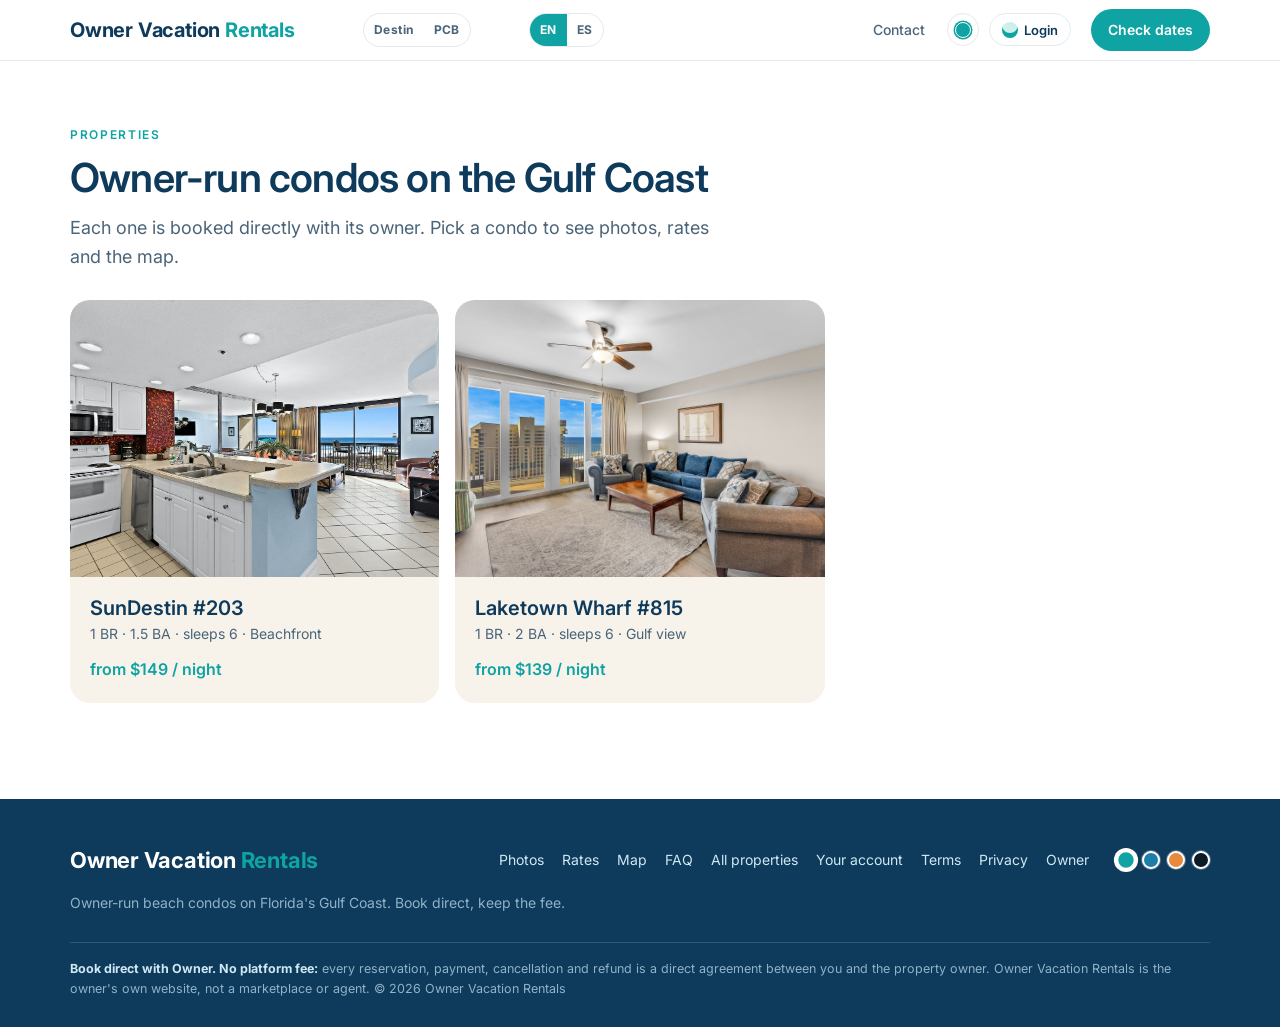
<file: properties.html>
<!doctype html>
<html lang="en">
<head>
<meta charset="utf-8">
<meta name="viewport" content="width=device-width, initial-scale=1">
<title>All properties · Owner Vacation Rentals · Owner-run condos on Florida's Gulf Coast</title>
<meta name="description" content="Owner-run beach condos in Destin and Panama City Beach, Florida. Book direct with the owner, no platform fee.">
<link rel="canonical" href="https://ownervacation.rentals/properties.html">
<meta property="og:title" content="Owner Vacation Rentals · All properties">
<meta property="og:image" content="https://ownervacation.rentals/images/kitchen_wide.jpg">
<link rel="preconnect" href="https://fonts.googleapis.com">
<link rel="preconnect" href="https://fonts.gstatic.com" crossorigin>
<link href="https://fonts.googleapis.com/css2?family=Inter:wght@400;500;600;700&display=swap" rel="stylesheet">
<link rel="stylesheet" href="css/site_style.css?v=60">
</head>
<body>
<!-- Layout only. Text comes from data/site_text.js (list.*) and data/properties.js. -->
<header class="site_header">
  <div class="wrap">
    <a class="site_logo" href="index.html" data-block="site_logo"></a>
        <div class="site_switches">
      <div class="site_lang" data-block="site_prop" data-prefix="index.html"></div>
      <div class="site_lang" data-block="site_lang"></div>
  <nav class="site_nav" id="site_nav" data-block="site_nav" data-prefix="index.html"></nav>
      <label class="site_theme site_theme_head" data-block="site_theme"></label>
      <a class="site_account" data-block="site_account" href="register.html"></a>
    </div>
    <a class="btn btn_primary" href="index.html#rates" data-t="site.nav_cta"></a>
  </div>
</header>

<section id="property_list">
  <div class="wrap">
    <div class="kicker" data-t="site.list.kicker"></div>
    <h2 data-t="site.list.title"></h2>
    <p class="lead" style="margin:14px 0 28px" data-t="site.list.lead"></p>
    <div class="property_cards" id="property_cards"></div>
  </div>
</section>

<footer class="site_footer" id="site_footer">
  <div class="wrap">
    <div class="footer_row">
      <a class="site_logo" href="index.html" data-block="site_logo"></a>
      <nav class="footer_links" data-block="footer_links" data-prefix="index.html"></nav>
      <label class="site_theme" data-block="site_theme"></label>
    </div>
    <p class="footer_tagline" data-t="site.footer.tagline"></p>
    <div class="footer_legal"><b data-t="site.footer.legal_lead"></b> <span data-t="site.footer.legal"></span> © <span id="footer_year"></span> <span data-t="site.footer.copyright"></span></div>
  </div>
</footer>
<script src="data/site_text.js?v=60"></script>
<script src="data/site_text_es.js?v=60"></script>
<script src="data/properties.js?v=60"></script>
<script src="data/properties_es.js?v=60"></script>
<script src="js/csv.js?v=60"></script>
<script src="js/site_store.js?v=60"></script>
<script src="js/site_app.js?v=60"></script>
</body>
</html>
</file>
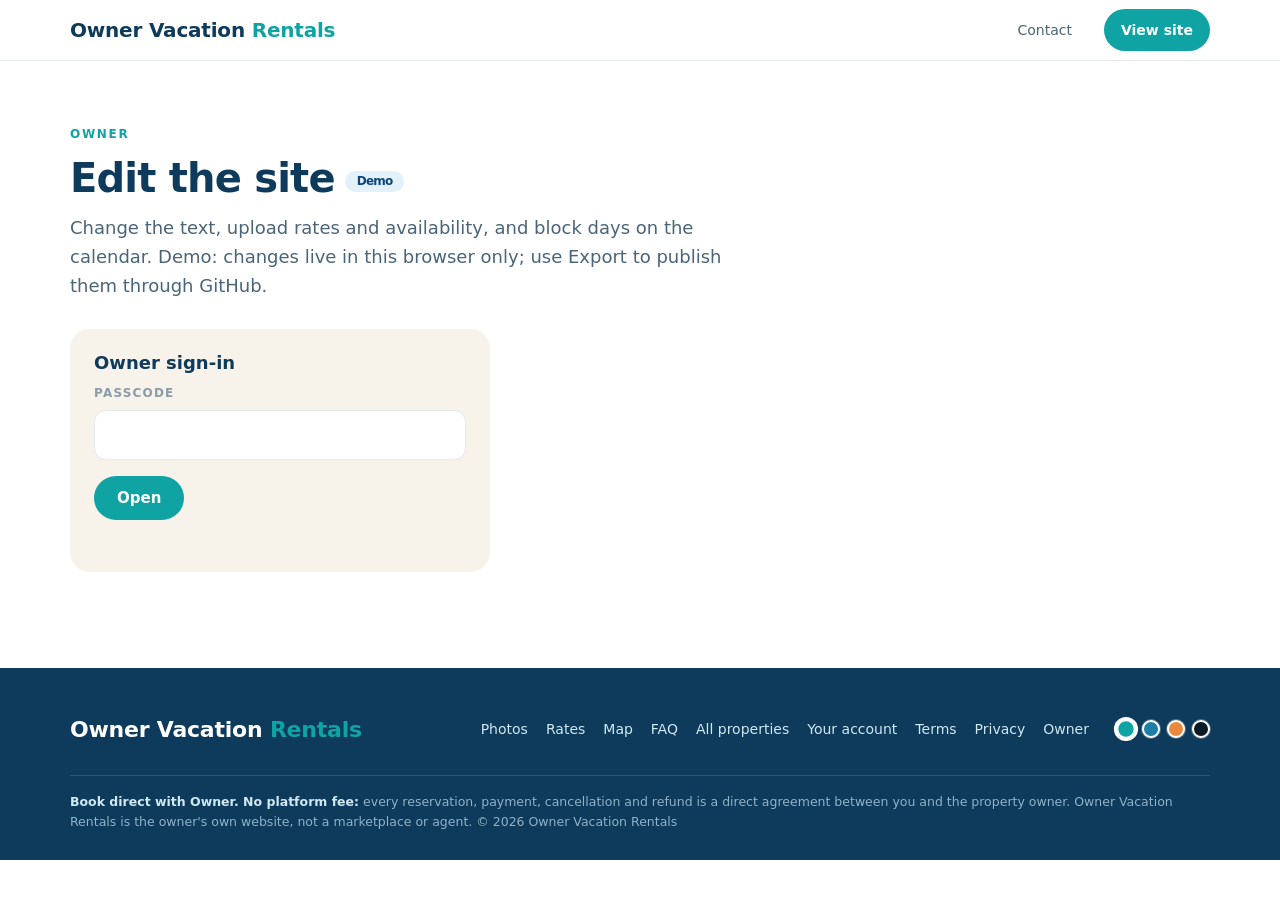
<file: rates_upload.html>
<!doctype html>
<html lang="en"><head><meta charset="utf-8"><meta name="robots" content="noindex"><meta http-equiv="refresh" content="0; url=admin/"><title>Moved</title></head>
<body><p>The upload page moved to <a href="admin/">admin/</a>.</p></body></html>
</file>
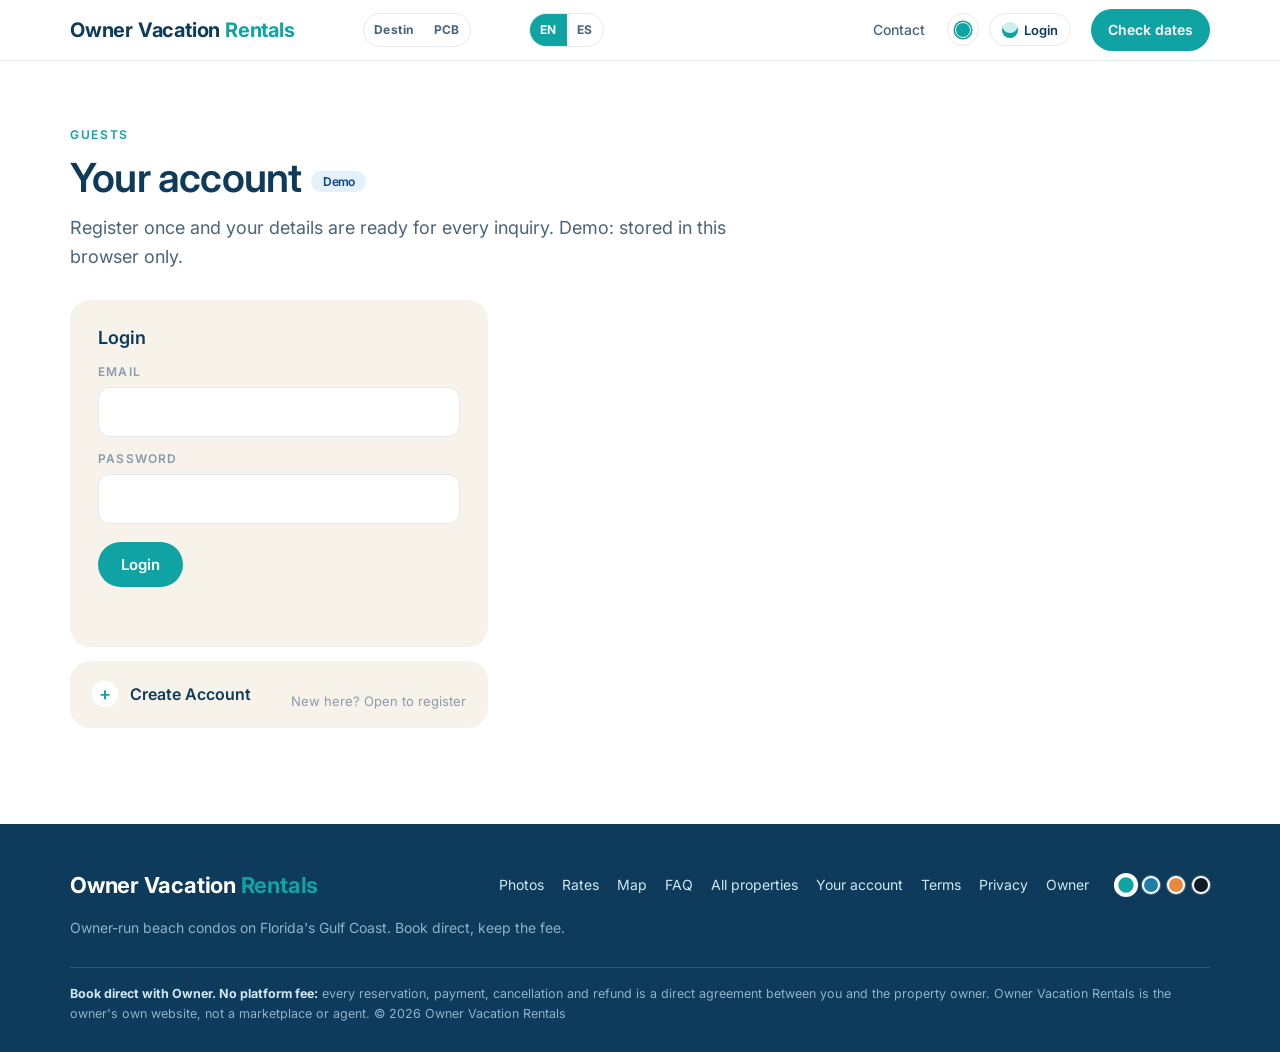
<file: register.html>
<!doctype html>
<html lang="en">
<head>
<meta charset="utf-8">
<meta name="viewport" content="width=device-width, initial-scale=1">
<meta name="robots" content="noindex">
<title>Your account · Owner Vacation Rentals</title>
<link href="https://fonts.googleapis.com/css2?family=Inter:wght@400;500;600;700&display=swap" rel="stylesheet">
<link rel="stylesheet" href="css/site_style.css?v=60">
<style>
  .account_grid{display:grid;grid-template-columns:1fr 1fr;gap:24px;max-width:860px}
  .account_card{background:var(--sand);border-radius:var(--radius);padding:28px}
  .account_card h3{margin-bottom:14px}
  .account_card label{display:block;font-size:12px;font-weight:600;letter-spacing:.1em;text-transform:uppercase;color:var(--ink_3);margin:12px 0 6px}
  .account_card input{width:100%;font:inherit;font-size:15px;padding:12px 14px;border-radius:var(--radius_sm);border:1px solid var(--line);background:var(--page);color:var(--ink)}
  .account_card input:focus{outline:2px solid var(--accent);outline-offset:1px;border-color:transparent}
  .account_card .btn{margin-top:18px}
  .account_msg{font-size:14px;margin-top:12px;min-height:20px}
  .account_msg.err{color:#B3261E}.account_msg.ok{color:#137333}
  .account_small{font-size:13px;color:var(--ink_3);margin-top:14px}
  .account_small a{cursor:pointer}
  .demo_badge{display:inline-block;background:var(--tile_b);color:var(--tile_b_ink);border-radius:var(--pill);padding:4px 12px;font-size:12px;font-weight:600;margin-left:10px;vertical-align:middle}
  @media (max-width:720px){.account_grid{grid-template-columns:1fr}}
  /* login page: login box first, Create Account folded under it */
  .account_stack{max-width:418px;display:flex;flex-direction:column;gap:14px}
  .account_create{padding:0}
  .account_create summary{cursor:pointer;list-style:none;display:flex;align-items:center;gap:12px;padding:16px 22px;font-weight:600;font-size:16px}
  .account_create summary::-webkit-details-marker{display:none}
  .account_create summary::before{content:"+";flex:none;width:26px;height:26px;border-radius:50%;background:var(--page);color:var(--accent);font-size:18px;line-height:1;display:flex;align-items:center;justify-content:center}
  .account_create[open] summary::before{content:"–";background:var(--accent);color:var(--on_accent)}
  .account_create summary .account_small{margin-left:auto;font-weight:400}
  .account_create form{padding:0 22px 22px}
  .account_create summary > span:first-child{white-space:nowrap}
  .account_create summary .account_small{text-align:right}
  .account_delete{margin:14px 0 0;font-size:12px;color:var(--muted)}
  .account_delete a{color:inherit;text-decoration:none;opacity:.75}
  .account_delete a:hover,.account_delete a:focus{text-decoration:underline;opacity:1}
</style>
</head>
<body>
<header class="site_header">
  <div class="wrap">
    <a class="site_logo" href="index.html" data-block="site_logo"></a>
        <div class="site_switches">
      <div class="site_lang" data-block="site_prop" data-prefix="index.html"></div>
      <div class="site_lang" data-block="site_lang"></div>
  <nav class="site_nav" id="site_nav" data-block="site_nav" data-prefix="index.html"></nav>
      <label class="site_theme site_theme_head" data-block="site_theme"></label>
      <a class="site_account" data-block="site_account" href="register.html"></a>
    </div>
    <a class="btn btn_primary" href="index.html#rates" data-t="site.nav_cta"></a>
  </div>
</header>

<section id="account">
  <div class="wrap">
    <div class="kicker" data-t="site.account.kicker"></div>
    <h2><span data-t="site.account.title"></span><span class="demo_badge">Demo</span></h2>
    <p class="lead" style="margin:14px 0 28px" data-t="site.account.lead"></p>

    <div class="account_stack" id="account_forms">
      <form class="account_card" id="signin_form" novalidate>
        <h3 data-t="site.account.signin_title"></h3>
        <label for="signin_email" data-t="site.account.email"></label><input id="signin_email" name="email" type="email" autocomplete="email" required>
        <label for="signin_password" data-t="site.account.password"></label><input id="signin_password" name="password" type="password" autocomplete="current-password" required>
        <button class="btn btn_primary" type="submit" data-t="site.account.signin_btn"></button>
        <div class="account_msg" id="signin_msg"></div>
      </form>
      <details class="account_card account_create" id="signup_box">
        <summary><span data-t="site.account.signup_title"></span><span class="account_small" data-t="site.account.switch_up"></span></summary>
        <form id="signup_form" novalidate>
          <label for="signup_name" data-t="site.account.name"></label><input id="signup_name" name="name" autocomplete="name" required>
          <label for="signup_email" data-t="site.account.email"></label><input id="signup_email" name="email" type="email" autocomplete="email" required>
          <label for="signup_password" data-t="site.account.password"></label><input id="signup_password" name="password" type="password" autocomplete="new-password" minlength="8" required>
          <div class="account_small" data-t="site.account.password_hint"></div>
          <div class="account_small" data-t="site.account.consent"></div>
          <button class="btn btn_primary" type="submit" data-t="site.account.signup_btn"></button>
          <div class="account_msg" id="signup_msg"></div>
        </form>
      </details>
    </div>

    <div class="account_card" id="account_me" hidden style="max-width:418px">
      <h3 id="me_hello"></h3>
      <div class="muted" id="me_email"></div>
      <div class="account_small" id="me_since"></div>
      <div style="display:flex;gap:10px;flex-wrap:wrap">
        <button class="btn btn_ghost" id="me_signout" data-t="site.account.signout_btn"></button>
      </div>
      <div class="account_msg" id="me_msg"></div>
      <p class="account_delete"><a id="me_delete" href="#" data-t="site.account.delete_link"></a></p>
    </div>
  </div>
</section>

<footer class="site_footer" id="site_footer">
  <div class="wrap">
    <div class="footer_row">
      <a class="site_logo" href="index.html" data-block="site_logo"></a>
      <nav class="footer_links" data-block="footer_links" data-prefix="index.html"></nav>
      <label class="site_theme" data-block="site_theme"></label>
    </div>
    <p class="footer_tagline" data-t="site.footer.tagline"></p>
    <div class="footer_legal"><b data-t="site.footer.legal_lead"></b> <span data-t="site.footer.legal"></span> © <span id="footer_year"></span> <span data-t="site.footer.copyright"></span></div>
  </div>
</footer>
<script src="data/site_text.js?v=60"></script>
<script src="data/site_text_es.js?v=60"></script>
<script src="data/properties.js?v=60"></script>
<script src="data/properties_es.js?v=60"></script>
<script src="js/csv.js?v=60"></script>
<script src="js/site_store.js?v=60"></script>
<script src="js/site_app.js?v=60"></script>
<script>
(function () {
  var S = window.SDO_STORE, T = (window.SDO_TEXT || window.SDO_SITE).account;
  var $ = function (s) { return document.querySelector(s); };
  var fmt = function (str, v) { return String(str).replace(/\{(\w+)\}/g, function (m, k) { return v[k] != null ? v[k] : m; }); };
  function show() {
    var u = S.current();
    $("#account_forms").hidden = !!u; $("#account_me").hidden = !u;
    if (u) {
      $("#me_hello").textContent = fmt(T.hello, { user: u.name });
      $("#me_email").textContent = u.email;
      deleteLink(u);
      $("#me_since").textContent = fmt(T.since, { date: new Date(u.created).toLocaleDateString("en-US", { year: "numeric", month: "long", day: "numeric" }) });
    }
  }
  /* after login or sign-up, land on the home page */
  function home() { location.href = "index.html"; }
  function msg(id, cls, text) { var m = $(id); m.className = "account_msg " + cls; m.textContent = window.SDO_tr ? window.SDO_tr(text) : text; }
  $("#signup_form").addEventListener("submit", async function (e) {
    e.preventDefault(); var f = e.target.elements;
    var r = await S.register(f.name.value, f.email.value, f.password.value);
    if (!r.ok) { msg("#signup_msg", "err", r.error); return; }
    home();
  });
  $("#signin_form").addEventListener("submit", async function (e) {
    e.preventDefault(); var f = e.target.elements;
    var r = await S.signIn(f.email.value, f.password.value);
    if (!r.ok) { msg("#signin_msg", "err", r.error); return; }
    home();
  });
  $("#me_signout").addEventListener("click", function () { S.signOut(); show(); });
  /* account deletion is a request to the owner by email, never a one-click action */
  function deleteLink(u) {
    var owner = (window.SDO_PROPERTIES && window.SDO_PROPERTIES[0] && window.SDO_PROPERTIES[0].contact.email) || "";
    var v = { user: u.name, email: u.email };
    $("#me_delete").href = "mailto:" + owner + "?subject=" + encodeURIComponent(fmt(T.delete_subject, v)) + "&body=" + encodeURIComponent(fmt(T.delete_body, v));
  }
  show();
})();
</script>
</body>
</html>
</file>
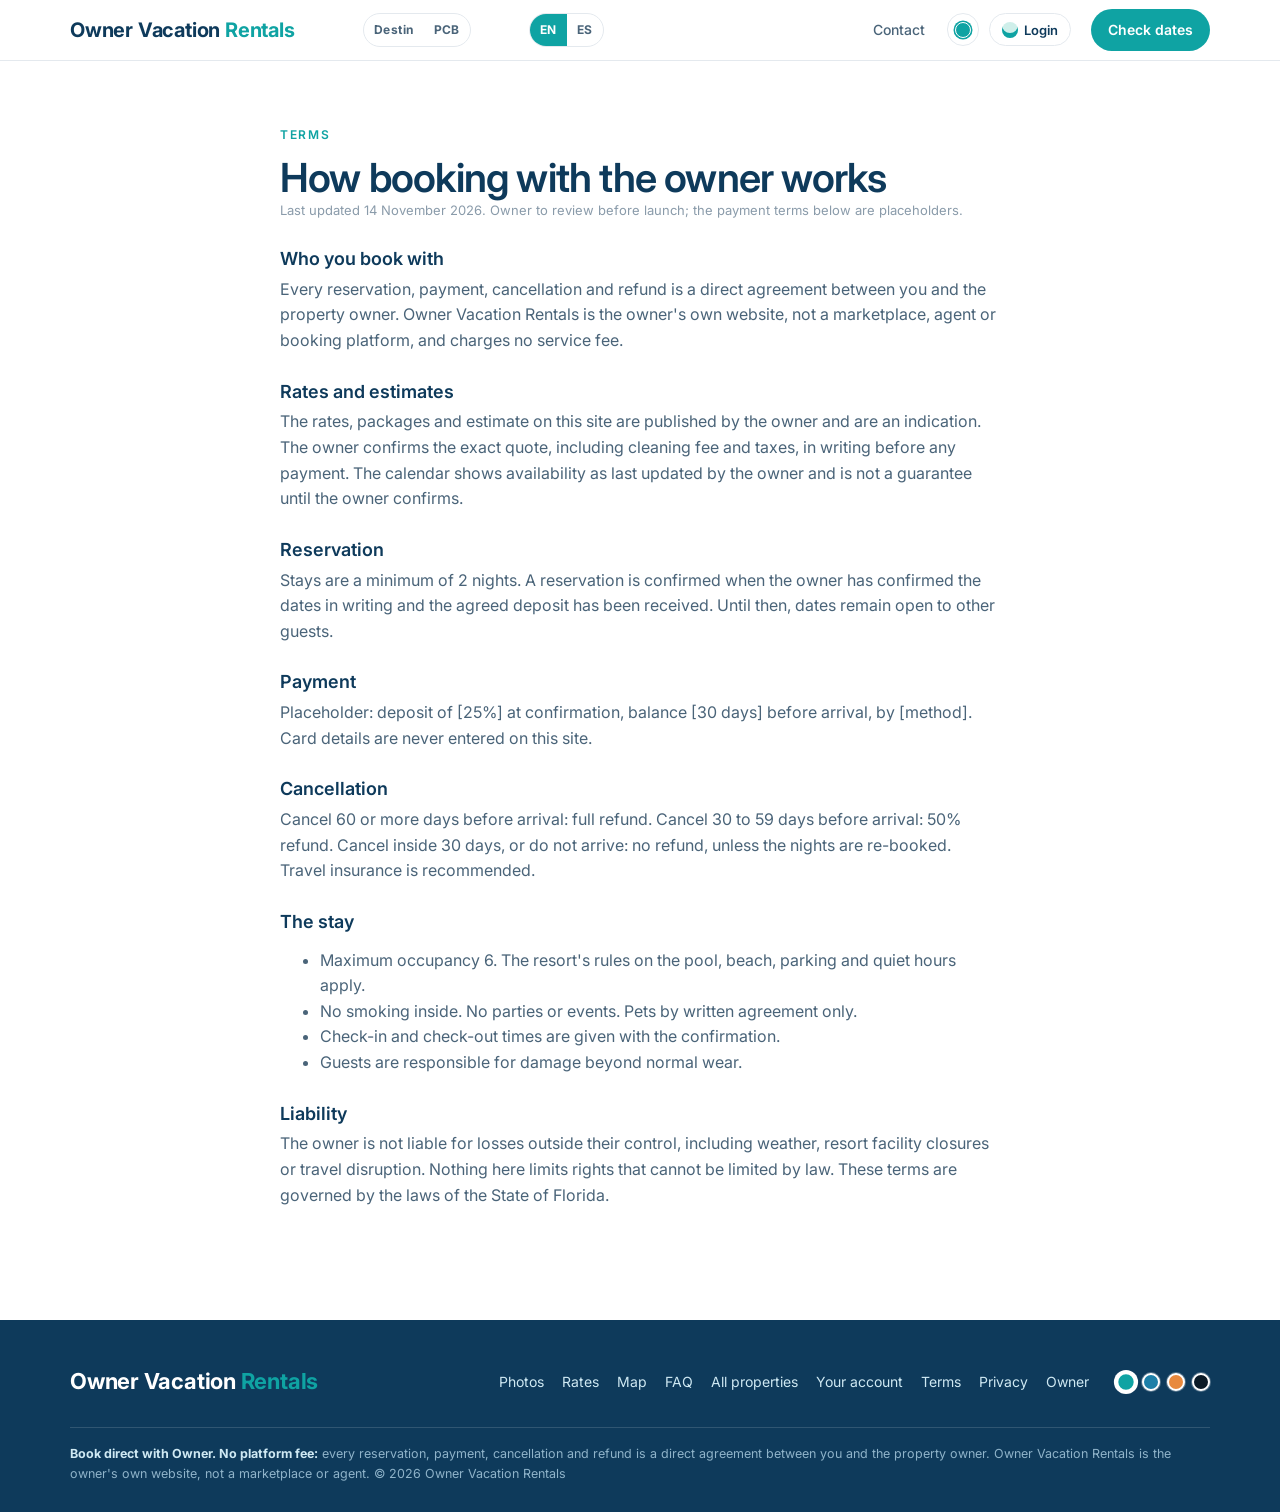
<file: terms.html>
<!doctype html>
<html lang="en">
<head>
<meta charset="utf-8">
<meta name="viewport" content="width=device-width, initial-scale=1">
<title>Terms · Owner Vacation Rentals</title>
<link rel="canonical" href="https://ownervacation.rentals/terms.html">
<link href="https://fonts.googleapis.com/css2?family=Inter:wght@400;500;600;700&display=swap" rel="stylesheet">
<link rel="stylesheet" href="css/site_style.css?v=60">
<style>.legal_page{max-width:760px}.legal_page h3{margin:28px 0 8px}.legal_page p,.legal_page li{color:var(--ink_2)}.legal_page .updated{font-size:13px;color:var(--ink_3)}</style>
</head>
<body>
<header class="site_header">
  <div class="wrap">
    <a class="site_logo" href="index.html" data-block="site_logo"></a>
        <div class="site_switches">
      <div class="site_lang" data-block="site_prop" data-prefix="index.html"></div>
      <div class="site_lang" data-block="site_lang"></div>
  <nav class="site_nav" id="site_nav" data-block="site_nav" data-prefix="index.html"></nav>
      <label class="site_theme site_theme_head" data-block="site_theme"></label>
      <a class="site_account" data-block="site_account" href="register.html"></a>
    </div>
    <a class="btn btn_primary" href="index.html#rates" data-t="site.nav_cta"></a>
  </div>
</header>

<section id="terms">
  <div class="wrap legal_page">
    <div class="only_en">
    <div class="kicker">Terms</div>
    <h2>How booking with the owner works</h2>
    <p class="updated">Last updated 14 November 2026. Owner to review before launch; the payment terms below are placeholders.</p>

    <h3>Who you book with</h3>
    <p>Every reservation, payment, cancellation and refund is a direct agreement between you and the property owner. Owner Vacation Rentals is the owner's own website, not a marketplace, agent or booking platform, and charges no service fee.</p>

    <h3>Rates and estimates</h3>
    <p>The rates, packages and estimate on this site are published by the owner and are an indication. The owner confirms the exact quote, including cleaning fee and taxes, in writing before any payment. The calendar shows availability as last updated by the owner and is not a guarantee until the owner confirms.</p>

    <h3>Reservation</h3>
    <p>Stays are a minimum of 2 nights. A reservation is confirmed when the owner has confirmed the dates in writing and the agreed deposit has been received. Until then, dates remain open to other guests.</p>

    <h3>Payment</h3>
    <p>Placeholder: deposit of [25%] at confirmation, balance [30 days] before arrival, by [method]. Card details are never entered on this site.</p>

    <h3>Cancellation</h3>
    <p>Cancel 60 or more days before arrival: full refund. Cancel 30 to 59 days before arrival: 50% refund. Cancel inside 30 days, or do not arrive: no refund, unless the nights are re-booked. Travel insurance is recommended.</p>

    <h3>The stay</h3>
    <ul>
      <li>Maximum occupancy 6. The resort's rules on the pool, beach, parking and quiet hours apply.</li>
      <li>No smoking inside. No parties or events. Pets by written agreement only.</li>
      <li>Check-in and check-out times are given with the confirmation.</li>
      <li>Guests are responsible for damage beyond normal wear.</li>
    </ul>

    <h3>Liability</h3>
    <p>The owner is not liable for losses outside their control, including weather, resort facility closures or travel disruption. Nothing here limits rights that cannot be limited by law. These terms are governed by the laws of the State of Florida.</p>
    </div>
    <div class="only_es">
    <div class="kicker">Términos</div>
    <h2>Cómo funciona la reserva con el propietario</h2>
    <p class="updated">Última actualización: 14 de noviembre de 2026. El propietario debe revisarlo antes del lanzamiento; las condiciones de pago son provisionales.</p>

    <h3>Con quién reservas</h3>
    <p>Cada reserva, pago, cancelación y reembolso es un acuerdo directo entre tú y el propietario. Owner Vacation Rentals es el sitio web del propio propietario, no un mercado, agente ni plataforma de reservas, y no cobra comisión de servicio.</p>

    <h3>Tarifas y estimaciones</h3>
    <p>Las tarifas, los paquetes y la estimación de este sitio los publica el propietario y son orientativos. El propietario confirma por escrito el precio exacto, con la tarifa de limpieza y los impuestos, antes de cualquier pago. El calendario muestra la disponibilidad según la última actualización del propietario y no es una garantía hasta que el propietario la confirme.</p>

    <h3>Reserva</h3>
    <p>La estancia mínima es de 2 noches. La reserva queda confirmada cuando el propietario confirma las fechas por escrito y se recibe el depósito acordado. Hasta entonces, las fechas siguen disponibles para otros huéspedes.</p>

    <h3>Pago</h3>
    <p>Provisional: depósito del [25%] al confirmar, saldo [30 días] antes de la llegada, mediante [método]. Los datos de la tarjeta nunca se introducen en este sitio.</p>

    <h3>Cancelación</h3>
    <p>Cancelación 60 días o más antes de la llegada: reembolso completo. Cancelación entre 30 y 59 días antes de la llegada: reembolso del 50%. Cancelación con menos de 30 días, o si no te presentas: sin reembolso, salvo que las noches se vuelvan a reservar. Se recomienda un seguro de viaje.</p>

    <h3>La estancia</h3>
    <ul>
      <li>Ocupación máxima: 6 personas. Se aplican las normas del resort sobre piscina, playa, estacionamiento y horas de silencio.</li>
      <li>No se fuma en el interior. No se permiten fiestas ni eventos. Mascotas solo con acuerdo por escrito.</li>
      <li>Las horas de entrada y salida se indican en la confirmación.</li>
      <li>Los huéspedes responden de los daños que superen el desgaste normal.</li>
    </ul>

    <h3>Responsabilidad</h3>
    <p>El propietario no responde de pérdidas ajenas a su control, como el clima, el cierre de instalaciones del resort o las interrupciones de viaje. Nada de lo aquí escrito limita derechos que la ley no permite limitar. Estos términos se rigen por las leyes del Estado de Florida.</p>
    </div>
  </div>
</section>

<footer class="site_footer" id="site_footer">
  <div class="wrap">
    <div class="footer_row">
      <a class="site_logo" href="index.html" data-block="site_logo"></a>
      <nav class="footer_links" data-block="footer_links" data-prefix="index.html"></nav>
      <label class="site_theme" data-block="site_theme"></label>
    </div>
    <div class="footer_legal"><b data-t="site.footer.legal_lead"></b> <span data-t="site.footer.legal"></span> © <span id="footer_year"></span> <span data-t="site.footer.copyright"></span></div>
  </div>
</footer>
<script src="data/site_text.js?v=60"></script>
<script src="data/site_text_es.js?v=60"></script>
<script src="data/properties.js?v=60"></script>
<script src="data/properties_es.js?v=60"></script>
<script src="js/csv.js?v=60"></script>
<script src="js/site_store.js?v=60"></script>
<script src="js/site_app.js?v=60"></script>
</body>
</html>
</file>
<file: css/site_style.css>
/* Owner Vacation Rentals — one stylesheet for every page.
   Names: snake_case, object first then part (gallery_tile, quote_calendar).
   Sections: 1 tokens · 2 base · 3 header + nav · 4 hero · 5 gallery · 6 condo + amenities
             7 rates (packages + calendar + quote) · 8 location · 9 reviews, inquiry, faq
             10 footer · 11 gallery viewer · 12 property cards · 13 motion + phone */

/* ───────────── 1. Tokens (themes switch this set) ───────────── */
:root{
  --font: 'Inter', system-ui, -apple-system, 'Segoe UI', Roboto, Arial, sans-serif;
  --ink: #0E3A5B;  --ink_2: #4A6479;  --ink_3: #8A9BAA;
  --accent: #0FA3A3; --accent_dark: #0B8282; --link: #1D7FA8;
  --tile_a: #CFEFEA; --tile_a_ink: #085041;
  --tile_b: #E3F2FA; --tile_b_ink: #0C447C;
  --page: #FFFFFF; --sand: #F7F3EA; --line: #E4E9EE; --on_accent: #FFFFFF;
  --footer_bg: #0E3A5B; --footer_ink: #CFE9F3; --footer_muted: #8FB3C9;
  --season_off: #9AB7C9; --season_shoulder: #0FA3A3; --season_peak: #1D7FA8; --season_holiday: #0E3A5B;
  --radius: 20px; --radius_sm: 12px; --pill: 999px;
  --shadow: 0 10px 30px rgba(14,58,91,.10);
  --max: 1180px;
}
:root[data-theme="deep_gulf"]{
  --ink:#0B2A44; --ink_2:#3F5A72; --accent:#1D7FA8; --accent_dark:#15627F; --link:#0FA3A3;
  --tile_a:#DCEBF5; --tile_b:#E8F6F4; --tile_a_ink:#0B2A44; --tile_b_ink:#085041; --sand:#F2F6F9;
  --footer_bg:#0B2A44; --season_shoulder:#1D7FA8; --season_peak:#0FA3A3;
}
:root[data-theme="sunset_sand"]{
  --ink:#2B3A48; --ink_2:#5E6E7C; --accent:#E8893D; --accent_dark:#C76F2A; --link:#1D7FA8;
  --tile_a:#FBE9D7; --tile_b:#E3F2FA; --tile_a_ink:#6B3B12; --tile_b_ink:#0C447C; --sand:#FBF6EE;
  --footer_bg:#2B3A48; --footer_ink:#F4E6D6; --footer_muted:#C9B29A;
  --season_off:#D9C7B4; --season_shoulder:#E8893D; --season_peak:#C76F2A; --season_holiday:#2B3A48;
}
:root[data-theme="night_swim"]{
  --ink:#E8F1F6; --ink_2:#B6C6D2; --ink_3:#7F93A3; --accent:#2FC4C4; --accent_dark:#1FA8A8; --link:#6CC1E6;
  --tile_a:#113B45; --tile_b:#13304A; --tile_a_ink:#CFEFEA; --tile_b_ink:#DCEBF5;
  --page:#0B1A26; --sand:#10222F; --line:#1F3442; --on_accent:#06202A;
  --footer_bg:#071219; --footer_ink:#CFE9F3; --footer_muted:#7F93A3;
  --shadow: 0 10px 30px rgba(0,0,0,.45);
}

/* ───────────── 2. Base ───────────── */
*{box-sizing:border-box}
[hidden]{display:none!important}
html{scroll-behavior:smooth;-webkit-text-size-adjust:100%}
body{margin:0;font-family:var(--font);font-size:16px;line-height:1.6;color:var(--ink);background:var(--page);transition:background .25s,color .25s}
img{display:block;max-width:100%}
a{color:var(--link);text-decoration:none}
h1,h2,h3{margin:0;font-weight:600;letter-spacing:-.02em;line-height:1.1}
h1{font-size:clamp(34px,6vw,64px)}
h2{font-size:clamp(26px,3.6vw,40px)}
h3{font-size:18px;letter-spacing:0}
p{margin:0 0 1em}
.wrap{max-width:var(--max);margin:0 auto;padding:0 20px}
section{padding:64px 0}
.kicker{font-size:12px;font-weight:600;letter-spacing:.14em;text-transform:uppercase;color:var(--accent);margin-bottom:12px}
.lead{font-size:18px;color:var(--ink_2);max-width:60ch}
.muted{color:var(--ink_2)}
.btn{display:inline-flex;align-items:center;justify-content:center;gap:8px;padding:12px 22px;border-radius:var(--pill);font-weight:600;font-size:15px;border:1.5px solid transparent;cursor:pointer;transition:transform .15s,background .15s,box-shadow .15s;font-family:inherit}
.btn_primary{background:var(--accent);color:var(--on_accent)}
.btn_primary:hover{background:var(--accent_dark);transform:translateY(-1px);box-shadow:var(--shadow)}
.btn_ghost{background:transparent;color:var(--ink);border-color:var(--line)}
.btn_ghost:hover{background:var(--sand)}

/* ───────────── 3. Header + slim nav ───────────── */
.site_header{position:sticky;top:0;z-index:50;background:color-mix(in srgb,var(--page) 88%,transparent);backdrop-filter:blur(12px);border-bottom:1px solid var(--line)}
.site_header .wrap{display:flex;align-items:center;gap:20px;height:60px}
.site_logo{font-weight:700;font-size:20px;color:var(--ink);letter-spacing:-.01em;white-space:nowrap}
.site_logo span{color:var(--accent)}
.site_nav{display:flex;gap:4px;margin-left:auto;align-items:center}
.site_nav a{white-space:nowrap;padding:8px 12px;border-radius:var(--pill);color:var(--ink_2);font-weight:500;font-size:14px}
.site_nav a:hover,.site_nav a.active{color:var(--ink);background:var(--sand)}
.site_header .btn{padding:9px 16px;font-size:14px}
.site_switches{display:flex;align-items:center;gap:10px;margin-left:auto}
.site_switches:has(.site_nav){margin-left:0;flex:1}
.site_switches:has(.site_nav)>.site_lang{margin-left:48px} /* desktop: logo, pill and language sit apart, as in the owner's sketch */
.site_lang{display:inline-flex;border:1px solid var(--line);border-radius:var(--pill);overflow:hidden}
.site_lang button,.site_lang a{text-decoration:none;font:inherit;font-size:12px;font-weight:700;letter-spacing:.04em;padding:6px 10px;border:0;background:transparent;color:var(--ink_2);cursor:pointer}
.site_lang button.on,.site_lang a.on{background:var(--accent);color:var(--on_accent)}
.site_account{display:inline-flex;align-items:center;gap:6px;padding:0 12px;height:33px;box-sizing:border-box;border-radius:var(--pill);border:1px solid var(--line);font-size:13px;font-weight:600;color:var(--ink);white-space:nowrap}
.site_account::before{content:"";width:16px;height:16px;border-radius:50%;background:var(--tile_a);box-shadow:inset 0 -5px 0 var(--accent)}
.site_account.on{background:var(--tile_a);color:var(--tile_a_ink);border-color:transparent}
.site_account:hover{background:var(--sand)}
.site_theme_head{color:var(--ink_2)}
.site_header .site_theme select{color:var(--ink);background-color:var(--sand);border-color:var(--line);font-weight:500}
.site_header .site_theme select option{color:var(--ink);background:var(--page)}
.site_theme_head span{display:none}
.site_theme{display:inline-flex;align-items:center;gap:7px}
.theme_dot{width:18px;height:18px;border-radius:50%;border:2px solid #fff;box-shadow:0 0 0 1px var(--line);cursor:pointer;padding:0;transition:transform .15s}
.theme_dot:hover{transform:scale(1.15)}
.theme_dot.on{box-shadow:0 0 0 2px var(--accent);transform:scale(1.1)}
/* header: one dot (the current theme); hover, focus or tap fans out the other three */
.site_theme_head .theme_dot:not(.on){width:0;opacity:0;margin-left:-7px;transform:scale(.4);pointer-events:none;border-width:0;box-shadow:none;transition:width .18s,opacity .18s,margin .18s,transform .18s}
.site_theme_head:hover .theme_dot:not(.on),.site_theme_head:focus-within .theme_dot:not(.on),.site_theme_head.open .theme_dot:not(.on){width:18px;opacity:1;margin-left:0;transform:none;pointer-events:auto;border-width:2px;box-shadow:0 0 0 1px var(--line)}
.site_theme_head .theme_dot.on{order:-1}
.site_theme_head{border:1px solid var(--line);border-radius:var(--pill);padding:0 7px;height:33px;box-sizing:border-box;gap:6px;transition:background .15s}
.site_theme_head:hover,.site_theme_head.open{background:var(--sand)}
.site_theme_head .theme_dot{width:16px;height:16px;border-width:1.5px}
.site_theme_head .theme_dot.on{box-shadow:0 0 0 1.5px var(--accent);transform:none}
.site_theme_head:hover .theme_dot:not(.on),.site_theme_head:focus-within .theme_dot:not(.on),.site_theme_head.open .theme_dot:not(.on){width:16px}
.site_theme_head .theme_dot:not(.on){margin-left:-6px}
.site_footer .theme_dot{box-shadow:0 0 0 1px rgba(255,255,255,.3)}
.site_footer .theme_dot.on{box-shadow:0 0 0 2px #fff}
.site_theme select{font:inherit;font-size:13px;color:var(--footer_ink);background:rgba(255,255,255,.08);border:1px solid rgba(255,255,255,.18);border-radius:var(--pill);padding:6px 28px 6px 12px;appearance:none;-webkit-appearance:none;cursor:pointer;
  background-image:url("data:image/svg+xml,%3Csvg xmlns='http://www.w3.org/2000/svg' width='12' height='12' viewBox='0 0 24 24' fill='none' stroke='%238FB3C9' stroke-width='2.5' stroke-linecap='round' stroke-linejoin='round'%3E%3Cpath d='m6 9 6 6 6-6'/%3E%3C/svg%3E");background-repeat:no-repeat;background-position:right 10px center}

/* ───────────── 4. Hero: text left, clean photo right ───────────── */
.hero{padding:40px 0 28px}
.hero_grid{display:grid;grid-template-columns:1fr 1.4fr;gap:40px;align-items:stretch}
.hero_title{font-size:clamp(26px,3.3vw,44px);margin-bottom:18px;line-height:1.15}
.hero_title span{white-space:nowrap}
.hero_title_soft{color:var(--accent)}
.hero_sub{font-size:18px;color:var(--ink_2);max-width:48ch;margin:0}
.hero_sub strong{color:var(--ink);font-weight:600}
.hero_chips{display:flex;flex-wrap:wrap;gap:8px;margin-bottom:0}
.hero_chip{display:inline-flex;align-items:center;padding:7px 14px;border-radius:var(--pill);font-size:14px;font-weight:500;background:var(--sand);color:var(--ink)}
.hero_photo{position:relative;border-radius:var(--radius);overflow:hidden;min-height:480px;background:var(--tile_b);box-shadow:var(--shadow)}
.hero_text{display:flex;flex-direction:column;justify-content:space-between;gap:16px}
.hero_sub2{margin-bottom:auto}
.hero_photo img{position:absolute;inset:0;width:100%;height:100%;object-fit:cover}
.hero_line{display:flex;flex-wrap:wrap;gap:10px;justify-content:center;margin:24px auto 0}
.hero_pill{display:inline-flex;align-items:center;padding:8px 16px;border-radius:var(--pill);font-size:14px;font-weight:600;background:var(--sand);color:var(--ink)}
.hero_pill.on{background:var(--accent);color:var(--on_accent);box-shadow:var(--shadow)}

/* ───────────── 5. Gallery ───────────── */
.gallery_filters{display:flex;gap:8px;flex-wrap:wrap;margin:0 0 20px}
.gallery_filters button{font:inherit;font-size:14px;font-weight:500;padding:8px 16px;border-radius:var(--pill);border:1px solid var(--line);background:transparent;color:var(--ink_2);cursor:pointer}
.gallery_filters button.on{background:var(--tile_a);color:var(--tile_a_ink);border-color:transparent}
.gallery_grid{display:grid;grid-template-columns:repeat(4,1fr);grid-auto-rows:220px;gap:12px}
.gallery_tile{position:relative;border-radius:var(--radius);overflow:hidden;background:var(--tile_b);cursor:pointer;border:0;padding:0;text-align:left;font:inherit}
.gallery_tile img{width:100%;height:100%;object-fit:cover;transition:transform .5s ease}
.gallery_tile:hover img{transform:scale(1.04)}
.gallery_tile .cap{position:absolute;left:14px;bottom:12px;background:rgba(14,58,91,.72);color:#fff;font-size:13px;font-weight:500;padding:5px 12px;border-radius:var(--pill);backdrop-filter:blur(6px)}
.gallery_tile.w2{grid-column:span 2}.gallery_tile.h2{grid-row:span 2}
.gallery_tile.more{display:flex;align-items:center;justify-content:center;background:var(--tile_a);color:var(--tile_a_ink);font-weight:600;font-size:18px}

/* ───────────── 6. Condo + amenities ───────────── */
.condo_split{display:grid;grid-template-columns:1.1fr .9fr;gap:40px;align-items:center}
.condo_desc{margin-top:22px;max-width:62ch;color:var(--ink_2)}
.condo_facts{background:var(--page);border-radius:var(--radius);padding:28px}
.condo_facts dl{display:grid;grid-template-columns:1fr 1fr;gap:16px 20px;margin:0}
.condo_facts dt{font-size:12px;font-weight:600;letter-spacing:.1em;text-transform:uppercase;color:var(--ink_3)}
.condo_facts dd{margin:4px 0 0;font-weight:500}
.condo_facts .wide{grid-column:1/-1}
.condo_facts ul{margin:4px 0 0;padding-left:18px}
.amenity_groups{display:grid;grid-template-columns:repeat(3,1fr);gap:32px}
.amenity_group svg{width:40px;height:40px;color:var(--accent);margin-bottom:12px}
.amenity_group h3{font-size:20px;margin-bottom:10px;letter-spacing:-.01em}
.amenity_group ul{list-style:none;margin:0;padding:0}
.amenity_group li{padding:7px 0;border-bottom:1px solid var(--line);font-size:15px;color:var(--ink_2)}
.amenity_group li:last-child{border-bottom:0}

/* ───────────── 7. Rates: packages + calendar + quote ───────────── */
.rates_grid{display:grid;grid-template-columns:.9fr 1.1fr;gap:24px;align-items:stretch}
.rates_left{display:flex;flex-direction:column;min-height:0}
.rates_left .package_list{flex:1 1 0;min-height:0;overflow-y:auto;padding-right:4px;scrollbar-width:thin}
.inquiry_occupancy{display:grid;grid-template-columns:1fr 1fr;gap:12px}
.season_band{display:flex;gap:4px;height:12px;margin:16px 0 6px}
.season_band span{border-radius:6px;flex:1}
.season_months{display:grid;grid-template-columns:repeat(12,1fr);font-size:11px;font-weight:600;letter-spacing:.06em;color:var(--ink_3);text-align:center;margin-bottom:16px}
.season_legend{display:flex;flex-wrap:wrap;gap:8px 18px;font-size:14px;margin-bottom:22px}
.season_legend span{display:inline-flex;align-items:center;gap:8px}
.season_legend i{width:12px;height:12px;border-radius:50%;display:inline-block}
.package_list{display:flex;flex-direction:column;gap:6px}
.package_card{flex:1 0 auto}
.package_card{display:grid;grid-template-columns:6px 1fr auto;gap:0 12px;align-items:center;background:var(--page);border-radius:var(--radius_sm);padding:8px 14px 8px 0;border:0;text-align:left;font:inherit;cursor:pointer;transition:transform .15s,box-shadow .15s;overflow:hidden}
.package_card:hover{transform:translateY(-1px);box-shadow:var(--shadow)}
.package_card.on{outline:2px solid var(--accent)}
.package_card i{display:block;height:100%;border-radius:0 3px 3px 0}
.package_card b{display:block;font-size:14px;color:var(--ink);line-height:1.2}
.package_card small{display:block;font-size:12px;color:var(--ink_3);line-height:1.3}
.package_card .price{text-align:right;font-weight:700;font-size:15px;color:var(--ink)}
.rate_note{font-size:13px;color:var(--ink_3);margin-top:14px}
.quote_card{background:var(--page);border-radius:var(--radius);padding:24px}
.quote_card h3{margin-bottom:4px}
.quote_head{display:flex;justify-content:space-between;align-items:flex-start;gap:16px;margin-bottom:10px}
.quote_head .quote_hint{margin-bottom:0}
.quote_kicker{margin-bottom:6px}
.quote_occupancy{display:grid;gap:6px;flex:none}
.quote_occupancy .occ_line{justify-content:flex-end}
.quote_reserve{margin-top:18px;width:100%;font-size:16px;padding:14px 22px}
.reserve_panel{display:grid;grid-template-columns:1fr 1fr;gap:12px;margin-top:16px;padding-top:16px;border-top:1px solid var(--line)}
.reserve_panel .full{grid-column:1/-1}
.reserve_panel label{display:block;font-size:12px;font-weight:600;letter-spacing:.1em;text-transform:uppercase;color:var(--ink_3);margin-bottom:6px}
.reserve_panel input:not([type=checkbox]){width:100%;font:inherit;font-size:15px;padding:12px 14px;border-radius:var(--radius_sm);border:1px solid var(--line);background:var(--page);color:var(--ink)}
.reserve_panel input:focus{outline:2px solid var(--accent);outline-offset:1px;border-color:transparent}
.reserve_agree{font-size:14px;text-transform:none;letter-spacing:0;font-weight:500;color:var(--ink_2);display:flex;gap:8px;align-items:center}
.reserve_agree a{color:var(--accent);text-decoration:underline}
.reserve_actions{display:flex;gap:10px;flex-wrap:wrap}
.reserve_msg{font-size:14px;color:#B45309;min-height:1em}
.reserve_done{margin-top:16px;padding:16px 18px;border-radius:var(--radius_sm);background:var(--sand);font-size:15px}
.reserve_done b{display:block;margin-bottom:4px}
.reserve_done .muted{font-size:13px}
.contact_strip{padding:40px 0}
.contact_row{display:grid;grid-template-columns:1.2fr 1fr;gap:32px;align-items:center;background:var(--tile_a);color:var(--tile_a_ink);border-radius:var(--radius);padding:32px 40px}
.contact_row h2{color:var(--tile_a_ink)}
.contact_row .lead{color:inherit;opacity:.85}
.contact_row .kicker{color:inherit;opacity:.7}
.contact_row .inquiry_contact{margin-top:0;font-size:17px;font-weight:600}
.occ_line{display:flex;align-items:center;gap:10px;font-size:13px;color:var(--ink_2)}
.occ_line span{width:64px}
.quote_occupancy select{font:inherit;font-size:13px;padding:5px 26px 5px 10px;border-radius:var(--pill);border:1px solid var(--line);background:var(--sand);color:var(--ink);appearance:none;-webkit-appearance:none;cursor:pointer;
  background-image:url("data:image/svg+xml,%3Csvg xmlns='http://www.w3.org/2000/svg' width='12' height='12' viewBox='0 0 24 24' fill='none' stroke='%238A9BAA' stroke-width='2.5' stroke-linecap='round' stroke-linejoin='round'%3E%3Cpath d='m6 9 6 6 6-6'/%3E%3C/svg%3E");background-repeat:no-repeat;background-position:right 9px center}
.quote_hint{font-size:13px;color:var(--ink_3);margin-bottom:14px}
.quote_calendar{display:grid;grid-template-columns:1fr 1fr;gap:20px;user-select:none;-webkit-user-select:none}
.cal_month{min-width:0}
.cal_head{display:flex;align-items:center;justify-content:space-between;margin-bottom:8px;font-size:14px}
.cal_nav{width:30px;height:30px;border-radius:50%;border:1px solid var(--line);background:var(--page);color:var(--ink);cursor:pointer;font-size:17px;line-height:1}
.cal_nav:hover{background:var(--sand)}
.cal_nav[disabled]{visibility:hidden}
.cal_grid{display:grid;grid-template-columns:repeat(7,1fr);gap:3px}
.cal_grid .dow{font-size:10px;font-weight:700;color:var(--ink_3);text-align:center;padding:4px 0}
.cal_day{font:inherit;border:0;border-radius:8px;background:var(--sand);color:var(--ink);padding:5px 0 3px;display:flex;flex-direction:column;align-items:center;gap:1px;cursor:pointer;min-height:42px}
.cal_day span{font-size:13px;font-weight:600;line-height:1}
.cal_day i{font-style:normal;font-size:9.5px;color:var(--ink_3)}
.cal_day:hover{background:var(--tile_b);color:var(--tile_b_ink)}
.cal_day.past{background:transparent;color:var(--ink_3);cursor:default}
.cal_day.booked{color:var(--ink_3);text-decoration:line-through;cursor:not-allowed;background:repeating-linear-gradient(135deg,transparent 0 4px,var(--line) 4px 5px)}
.cal_day.sel{background:var(--tile_a);color:var(--tile_a_ink)}
.cal_day.sel i{color:var(--tile_a_ink);opacity:.75}
.cal_day.in,.cal_day.out{background:var(--accent);color:var(--on_accent)}
.cal_day.out_ok{cursor:pointer;text-decoration:none;background:var(--sand)}
.cal_day.too_soon{background:transparent;color:var(--ink_3);cursor:not-allowed}
.cal_day.too_soon i{visibility:hidden}
.cal_day.in i,.cal_day.out i{color:var(--on_accent);opacity:.85}
.cal_legend{display:flex;gap:14px;font-size:12px;color:var(--ink_2);margin:10px 0 16px}
.cal_legend span{display:inline-flex;align-items:center;gap:6px}
.cal_legend i{width:12px;height:12px;border-radius:4px;display:inline-block}
.cal_legend .l_free{background:var(--sand);border:1px solid var(--line)}
.cal_legend .l_booked{background:repeating-linear-gradient(135deg,transparent 0 3px,var(--line) 3px 4px);border:1px solid var(--line)}
.cal_legend .l_sel{background:var(--accent)}
.quote_dates{display:grid;grid-template-columns:1fr 1fr;gap:12px;margin-bottom:14px}
.quote_dates label,.inquiry_form label{display:block;font-size:12px;font-weight:600;letter-spacing:.1em;text-transform:uppercase;color:var(--ink_3);margin-bottom:6px}
.quote_dates input,.inquiry_form input,.inquiry_form select,.inquiry_form textarea{width:100%;font:inherit;font-size:15px;padding:12px 14px;border-radius:var(--radius_sm);border:1px solid var(--line);background:var(--page);color:var(--ink)}
.quote_dates input:focus,.inquiry_form :focus{outline:2px solid var(--accent);outline-offset:1px;border-color:transparent}
.quote_result{border-top:1px solid var(--line);padding-top:14px;font-size:15px}
.quote_result div{display:flex;justify-content:space-between;padding:4px 0}
.quote_result .tot{font-weight:700;font-size:20px;border-top:1px solid var(--line);margin-top:8px;padding-top:12px}
.quote_result .hint{color:var(--ink_3);font-size:13px;display:block}
.quote_result .warn{color:#B45309}

/* ───────────── 8. Location ───────────── */
.location_grid{display:grid;grid-template-columns:1fr 1fr;gap:24px}
.location_note{font-size:13px;color:var(--ink_3);margin:8px 0 0;display:flex;align-items:center;gap:8px}
.location_note::before{content:"";width:22px;height:0;border-top:2px dashed #0FA3A3}
.location_map{border-radius:var(--radius);overflow:hidden;min-height:380px;height:420px;background:var(--tile_b);z-index:0}
.location_map iframe{width:100%;height:100%;min-height:380px;border:0;display:block}
.location_nearby{display:flex;flex-direction:column;background:var(--page);border-radius:var(--radius);padding:6px 8px;align-self:start}
.near_row{display:flex;align-items:center;gap:14px;padding:13px 12px;border-bottom:1px solid var(--line);border-radius:var(--radius_sm);font-weight:500;transition:background .15s}
.near_row:last-child{border-bottom:0}
.near_row.has_pin{cursor:pointer}
.near_row.has_pin:hover,.near_row.hover{background:var(--tile_a);color:var(--tile_a_ink)}
.near_num.home{background:#F26B3A;box-shadow:inset 0 0 0 3px #fff;border:1px solid #F26B3A}
.near_num{flex:none;width:26px;height:26px;border-radius:50%;background:var(--link);color:#fff;font-style:normal;font-size:12px;font-weight:700;display:flex;align-items:center;justify-content:center;transition:transform .15s,background .15s}
.near_row.hover .near_num,.near_row.has_pin:hover .near_num{background:var(--accent);transform:scale(1.15)}
.near_name{flex:1}
.near_dist{font-size:13px;color:var(--ink_2);white-space:nowrap}
.near_row.hover .near_dist,.near_row.has_pin:hover .near_dist{color:inherit}
/* map pins (Leaflet divIcon) */
.pin{background:transparent;border:0}
.pin span{display:flex;align-items:center;justify-content:center;width:28px;height:28px;border-radius:50%;background:var(--link);color:#fff;font:700 12px/1 var(--font);border:2px solid #fff;box-shadow:0 2px 8px rgba(14,58,91,.35);transition:transform .15s,background .15s}
.pin.hover span{background:var(--accent);transform:scale(1.25)}
.pin_home{background:transparent;border:0}
.pin_home svg{filter:drop-shadow(0 3px 6px rgba(14,58,91,.4))}
.leaflet-container{font-family:var(--font)}

/* ───────────── 9. Reviews, inquiry, FAQ ───────────── */
.review_head{display:flex;align-items:center;justify-content:space-between;gap:16px;margin-bottom:24px}
.review_nav{display:flex;gap:8px}
.review_nav button{width:40px;height:40px;border-radius:50%;border:1px solid var(--line);background:var(--page);color:var(--ink);cursor:pointer;font-size:20px;line-height:1}
.review_nav button:hover{background:var(--tile_a)}
.review_list{display:flex;gap:12px;overflow-x:auto;scroll-snap-type:x mandatory;padding-bottom:6px;scrollbar-width:thin}
.review_list blockquote{margin:0;flex:0 0 min(360px,85%);scroll-snap-align:start;background:var(--page);border-radius:var(--radius);padding:24px;font-size:15px}
.review_list cite i{font-style:normal;color:var(--accent)}
.review_tools{margin-top:12px}
#reviews{padding-bottom:40px}
.review_form{background:var(--page);border-radius:var(--radius);padding:24px;margin-top:16px;max-width:620px}
.review_form label{display:block;font-size:12px;font-weight:600;letter-spacing:.1em;text-transform:uppercase;color:var(--ink_3);margin:12px 0 6px}
.review_form select,.review_form textarea,.review_form input{width:100%;font:inherit;font-size:15px;padding:12px 14px;border-radius:var(--radius_sm);border:1px solid var(--line);background:var(--page);color:var(--ink)}
.review_form textarea{min-height:110px;resize:vertical}
.review_actions{display:flex;gap:10px;flex-wrap:wrap;margin-top:16px}
.review_msg{font-size:14px;margin-top:10px}.review_msg.err{color:#B3261E}.review_msg.ok{color:#137333}
.review_list cite{display:block;margin-top:12px;font-style:normal;font-size:13px;color:var(--ink_2)}
.review_list .stars{color:var(--accent);letter-spacing:2px;margin-bottom:8px}
.review_list blockquote{border:1px solid var(--line)}
.review_empty{background:var(--tile_a);color:var(--tile_a_ink);border-radius:var(--radius);padding:28px;font-size:15px}
.review_empty a{font-weight:600}
.inquiry_panel{background:var(--tile_a);color:var(--tile_a_ink);border-radius:var(--radius);padding:40px;display:grid;grid-template-columns:.9fr 1.1fr;gap:40px}
.inquiry_panel h2{color:var(--tile_a_ink)}
.inquiry_panel .lead{color:inherit;opacity:.85}
.inquiry_contact{margin-top:18px;font-size:15px;display:grid;gap:6px}
.inquiry_form{display:grid;grid-template-columns:1fr 1fr;gap:12px}
.inquiry_form label{color:var(--tile_a_ink);opacity:.8}
.inquiry_form .full{grid-column:1/-1}
.inquiry_form textarea{min-height:96px;resize:vertical}
.inquiry_sent{grid-column:1/-1;font-size:14px}
.faq_list details{background:var(--sand);border-radius:var(--radius_sm);margin-bottom:10px;padding:0 20px;transition:background .2s}
.faq_list details[open]{background:var(--tile_a);color:var(--tile_a_ink)}
.faq_list summary{cursor:pointer;list-style:none;font-weight:600;font-size:16px;padding:16px 0;display:flex;align-items:center;gap:14px}
.faq_list summary::-webkit-details-marker{display:none}
.faq_list summary::before{content:"+";flex:none;width:28px;height:28px;border-radius:50%;background:var(--page);color:var(--accent);font-size:20px;font-weight:400;line-height:1;display:flex;align-items:center;justify-content:center;transition:transform .2s,background .2s}
.faq_list details[open] summary::before{content:"\2013";background:var(--accent);color:var(--on_accent)}
.faq_list p{color:var(--ink_2);margin:0 0 18px 42px;max-width:70ch}
.faq_list details[open] p{color:var(--tile_a_ink);opacity:.9}

/* ───────────── 10. Footer (one row) ───────────── */
.site_footer{background:var(--footer_bg);color:var(--footer_ink);padding:44px 0 28px;margin-top:32px}
.footer_row{display:flex;flex-wrap:wrap;align-items:center;gap:16px 28px}
.footer_row .site_logo{color:#fff;font-size:22px}
.footer_links{display:flex;flex-wrap:wrap;gap:4px 18px;margin-left:auto}
.footer_links a{color:var(--footer_ink);font-size:14px}
.footer_links a:hover{color:#fff}
.footer_tagline{font-size:14px;color:var(--footer_muted);margin:14px 0 0;max-width:60ch}
.footer_legal{border-top:1px solid rgba(255,255,255,.14);margin-top:28px;padding-top:16px;font-size:12.5px;color:var(--footer_muted);line-height:1.6}
.footer_legal b{color:var(--footer_ink)}

/* ───────────── 11. Gallery viewer (lightbox) ───────────── */
.gallery_viewer{position:fixed;inset:0;background:rgba(7,18,25,.94);z-index:100;display:none;align-items:center;justify-content:center;flex-direction:column}
.gallery_viewer.open{display:flex}
.gallery_viewer img{max-width:min(92vw,1400px);max-height:78vh;border-radius:var(--radius_sm);object-fit:contain}
.gallery_viewer .cap{color:#CFE9F3;margin-top:14px;font-size:15px;text-align:center;padding:0 20px}
.gallery_viewer button{position:absolute;background:rgba(255,255,255,.12);border:1px solid rgba(255,255,255,.25);color:#fff;width:48px;height:48px;border-radius:50%;cursor:pointer;font-size:22px;display:flex;align-items:center;justify-content:center}
.gallery_viewer button:hover{background:rgba(255,255,255,.22)}
.gallery_viewer .x{top:18px;right:18px}.gallery_viewer .prev{left:18px;top:50%;transform:translateY(-50%)}.gallery_viewer .next{right:18px;top:50%;transform:translateY(-50%)}
.gallery_viewer .count{position:absolute;top:28px;left:24px;color:#8FB3C9;font-size:13px}

/* ───────────── 12. Property cards (properties.html) ───────────── */
.property_cards{display:grid;grid-template-columns:repeat(3,1fr);gap:16px}
.property_card{border-radius:var(--radius);overflow:hidden;background:var(--sand);color:inherit;display:block}
.property_card img{aspect-ratio:4/3;width:100%;object-fit:cover;transition:transform .5s}
.property_card:hover img{transform:scale(1.03)}
.property_card .body{padding:20px}
.property_card h3{font-size:20px;margin-bottom:4px}
.property_card .meta{font-size:14px;color:var(--ink_2);margin-bottom:12px}
.property_card .from{font-weight:600;color:var(--accent)}

/* ───────────── 13. Motion + tablet + phone ───────────── */
.reveal{opacity:0;transform:translateY(14px);transition:opacity .6s ease,transform .6s ease}
.reveal.in{opacity:1;transform:none}
@media (prefers-reduced-motion:reduce){.reveal{opacity:1;transform:none;transition:none}html{scroll-behavior:auto}}
@media (max-width:1040px){
  .gallery_grid{grid-template-columns:repeat(3,1fr);grid-auto-rows:190px}
  .amenity_groups{grid-template-columns:1fr;gap:24px}
  .property_cards{grid-template-columns:repeat(2,1fr)}
  .condo_split,.rates_grid,.location_grid,.inquiry_panel,.hero_grid{grid-template-columns:1fr}
  .rates_left .package_list{flex:none;overflow:visible}
}
@media (max-width:720px){
  section{padding:48px 0}
  .hero{padding:20px 0 24px}
  .hero_title{font-size:22px}
  .hero_title span{white-space:normal}
  .hero_grid{gap:22px}
  .hero_photo{order:-1;aspect-ratio:4/3;min-height:0}
  .hero_line{justify-content:flex-start;gap:6px 18px;font-size:14px}
  /* slim top strip: logo + button. Links drop to a bottom bar. */
  .site_header{backdrop-filter:none;background:var(--page)} /* blur would anchor the fixed bottom bar */
  .site_header .wrap{height:56px;justify-content:space-between;gap:8px}
  .site_switches{margin-left:auto;gap:6px}
  .site_switches:has(.site_nav)>.site_lang{margin-left:0}
  .site_account{padding:6px;font-size:0;gap:0}
  .site_header .btn{white-space:nowrap;flex:none}
  .site_theme_head{display:none} /* phones: theme stays in the footer */
  .site_header .btn{padding:8px 12px;font-size:13px}
  .site_logo{font-size:18px}
  .location_map{height:300px;min-height:300px}
  .near_row{padding:11px 8px;gap:10px}
  .site_nav{position:fixed;left:0;right:0;bottom:0;z-index:60;margin:0;background:color-mix(in srgb,var(--page) 92%,transparent);backdrop-filter:blur(12px);border-top:1px solid var(--line);justify-content:space-around;padding:8px 8px calc(8px + env(safe-area-inset-bottom))}
  .site_nav a{font-size:13px;padding:8px 10px}
  body{padding-bottom:64px}
  .gallery_grid{grid-template-columns:repeat(2,1fr);grid-auto-rows:150px}
  .gallery_tile.w2{grid-column:span 2}.gallery_tile.h2{grid-row:span 1}
  .quote_calendar{grid-template-columns:1fr}
  .cal_month.second{display:none}
  .cal_nav[disabled]{visibility:visible}
  .quote_dates,.inquiry_form,.property_cards,.reserve_panel,.contact_row{grid-template-columns:1fr}
  .quote_head{flex-direction:column}
  .quote_occupancy .occ_line{justify-content:flex-start}
  .contact_row{padding:24px 22px}
  .inquiry_panel{padding:28px 22px}
  .footer_links{margin-left:0}
}

/* narrow phones: the header must fit logo, EN/ES, Login and Check dates on one line */
@media (max-width: 400px) {
  .site_header .wrap{gap:6px}
  .site_logo{font-size:15px}
  .site_lang button,.site_lang a{text-decoration:none;padding:5px 7px;font-size:11px}
  .site_header .btn{padding:7px 10px;font-size:12px}
  .site_switches{gap:5px}
}
/* legal pages carry both languages; show the one matching <html lang> */
html[lang="es"] .only_en,html:not([lang="es"]) .only_es{display:none}
</file>
